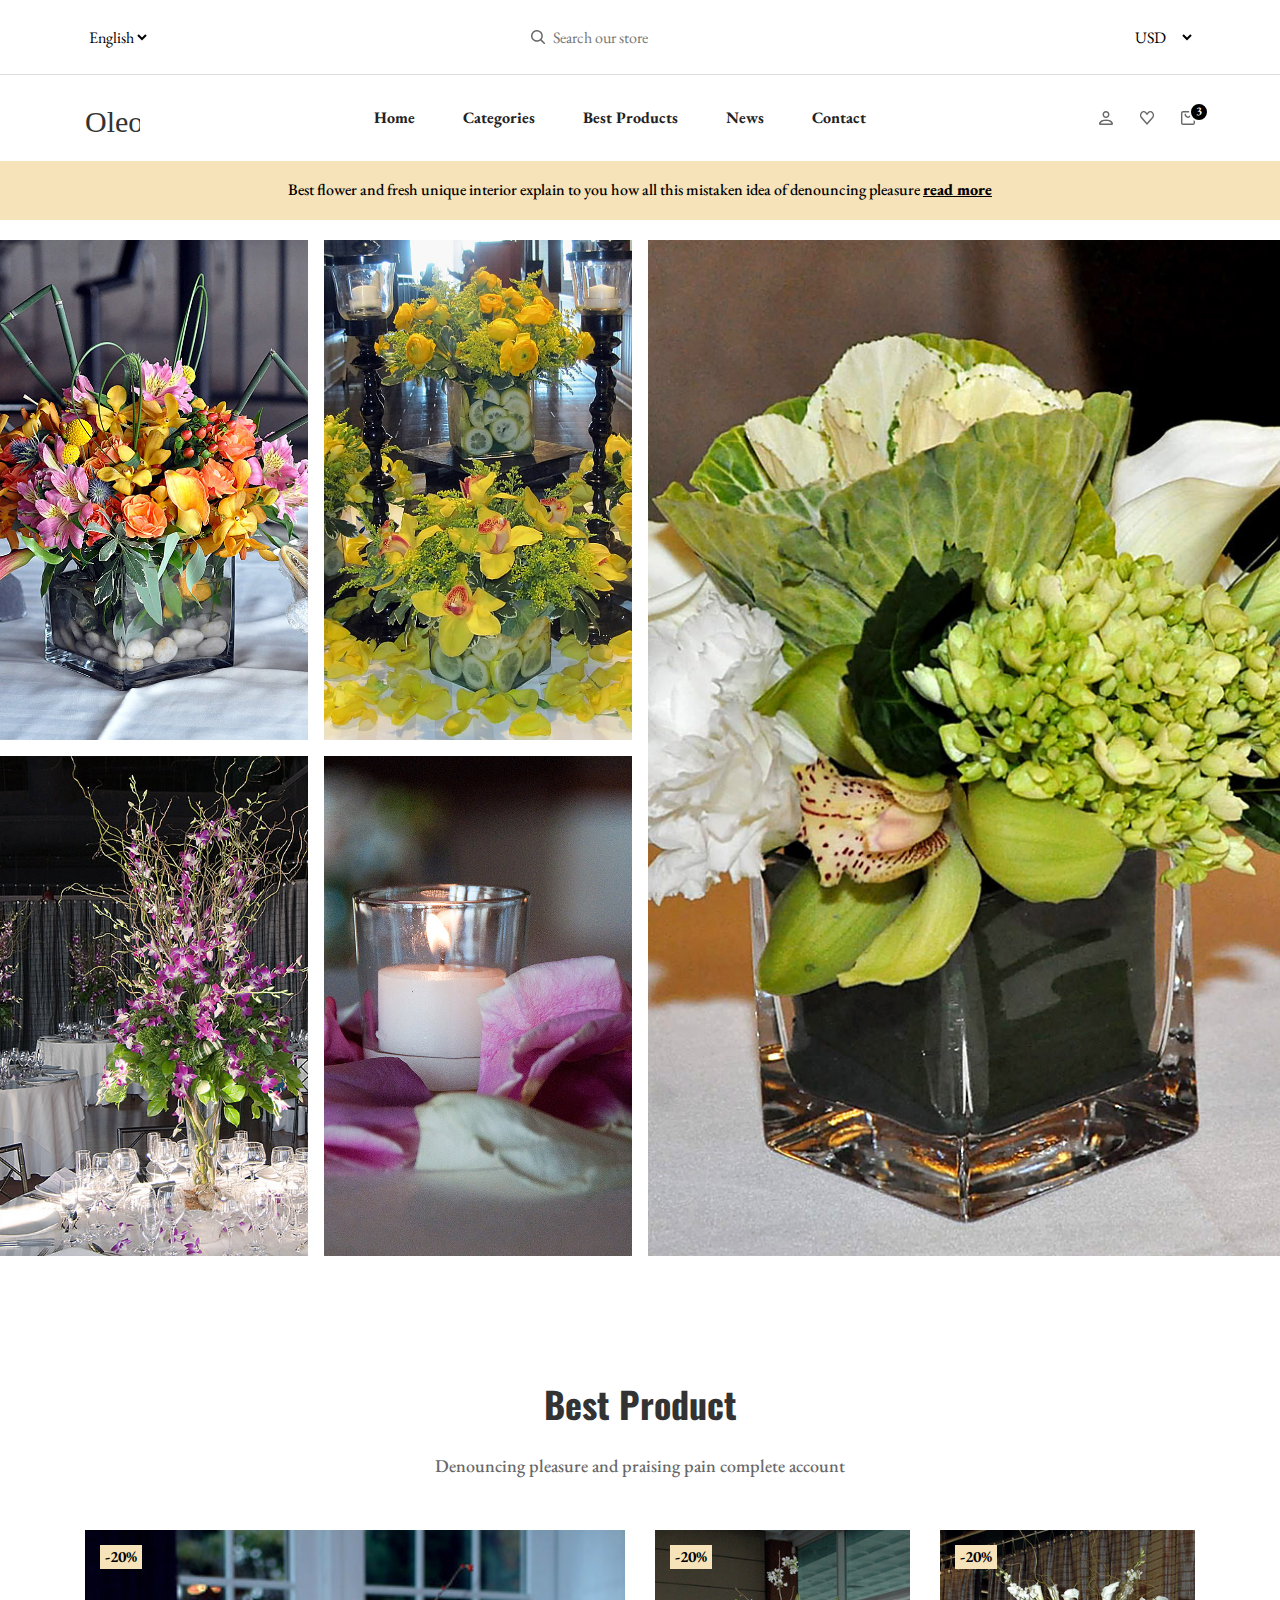
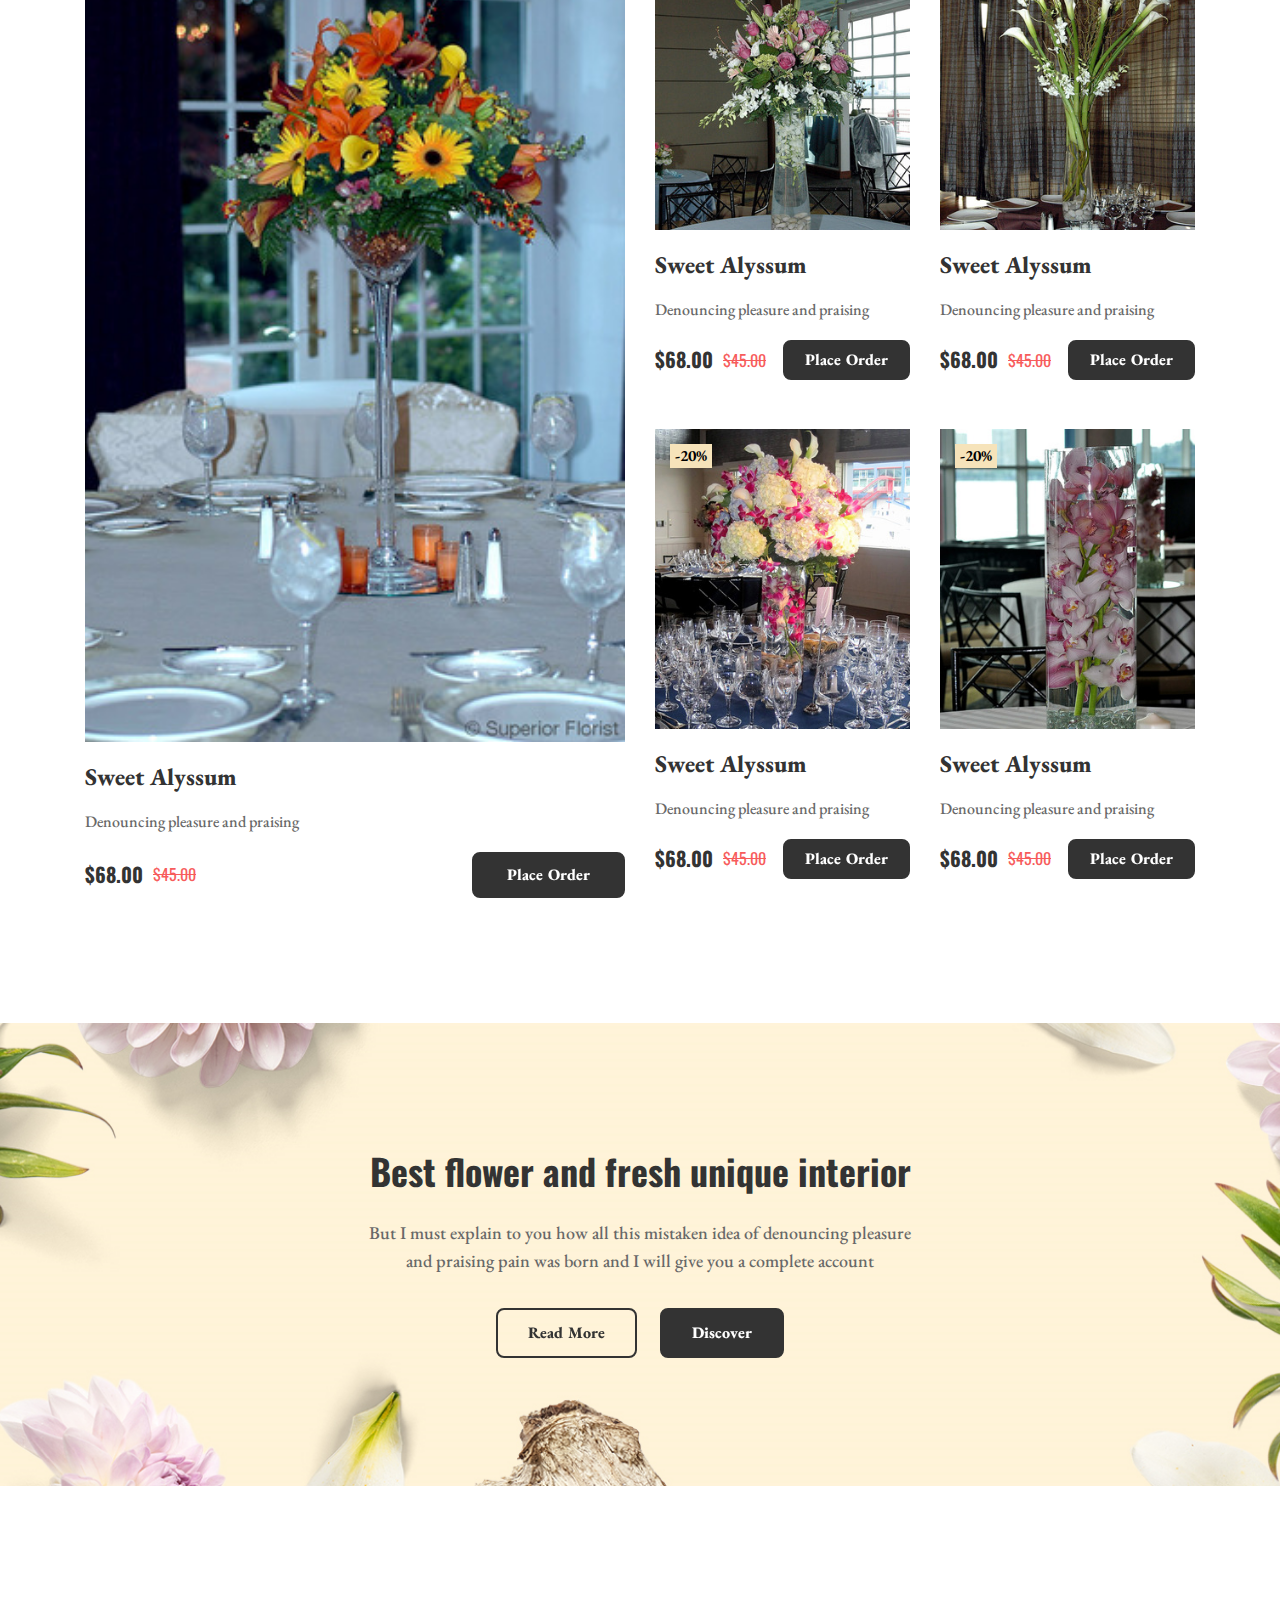
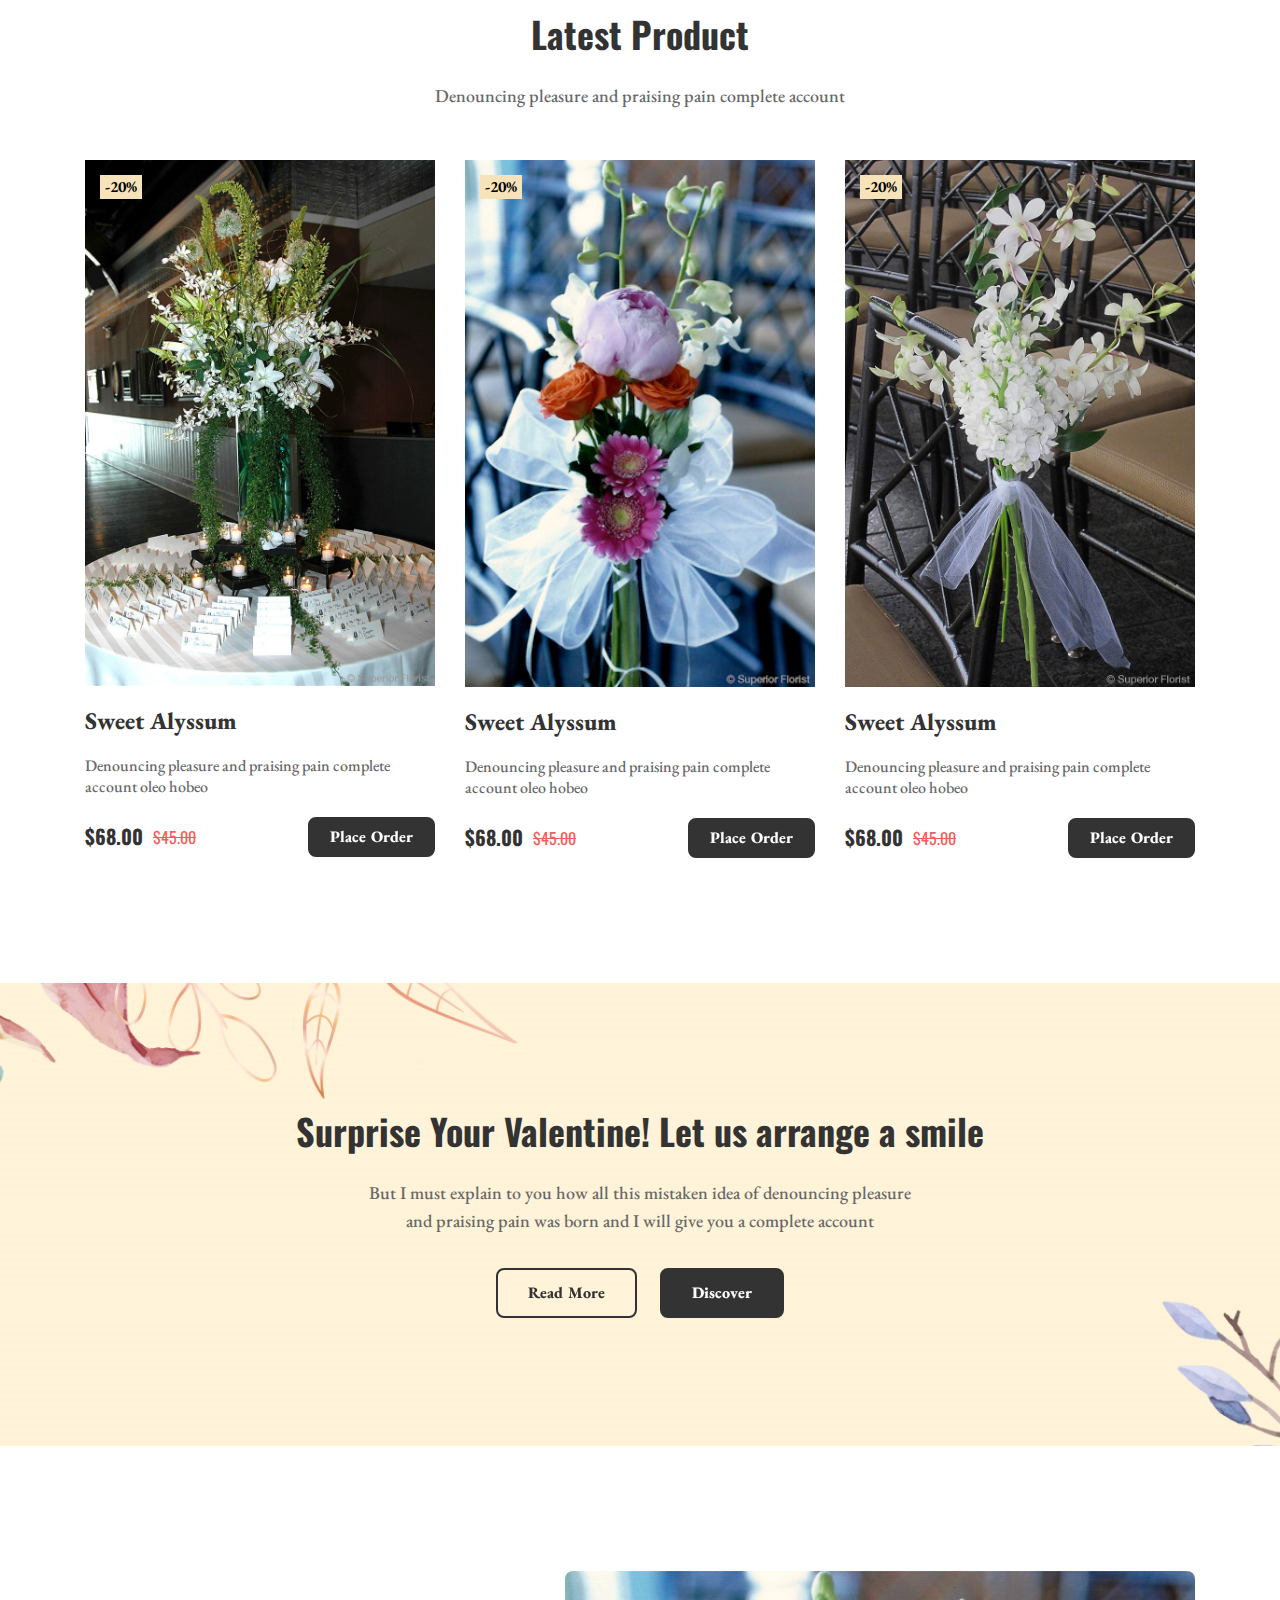
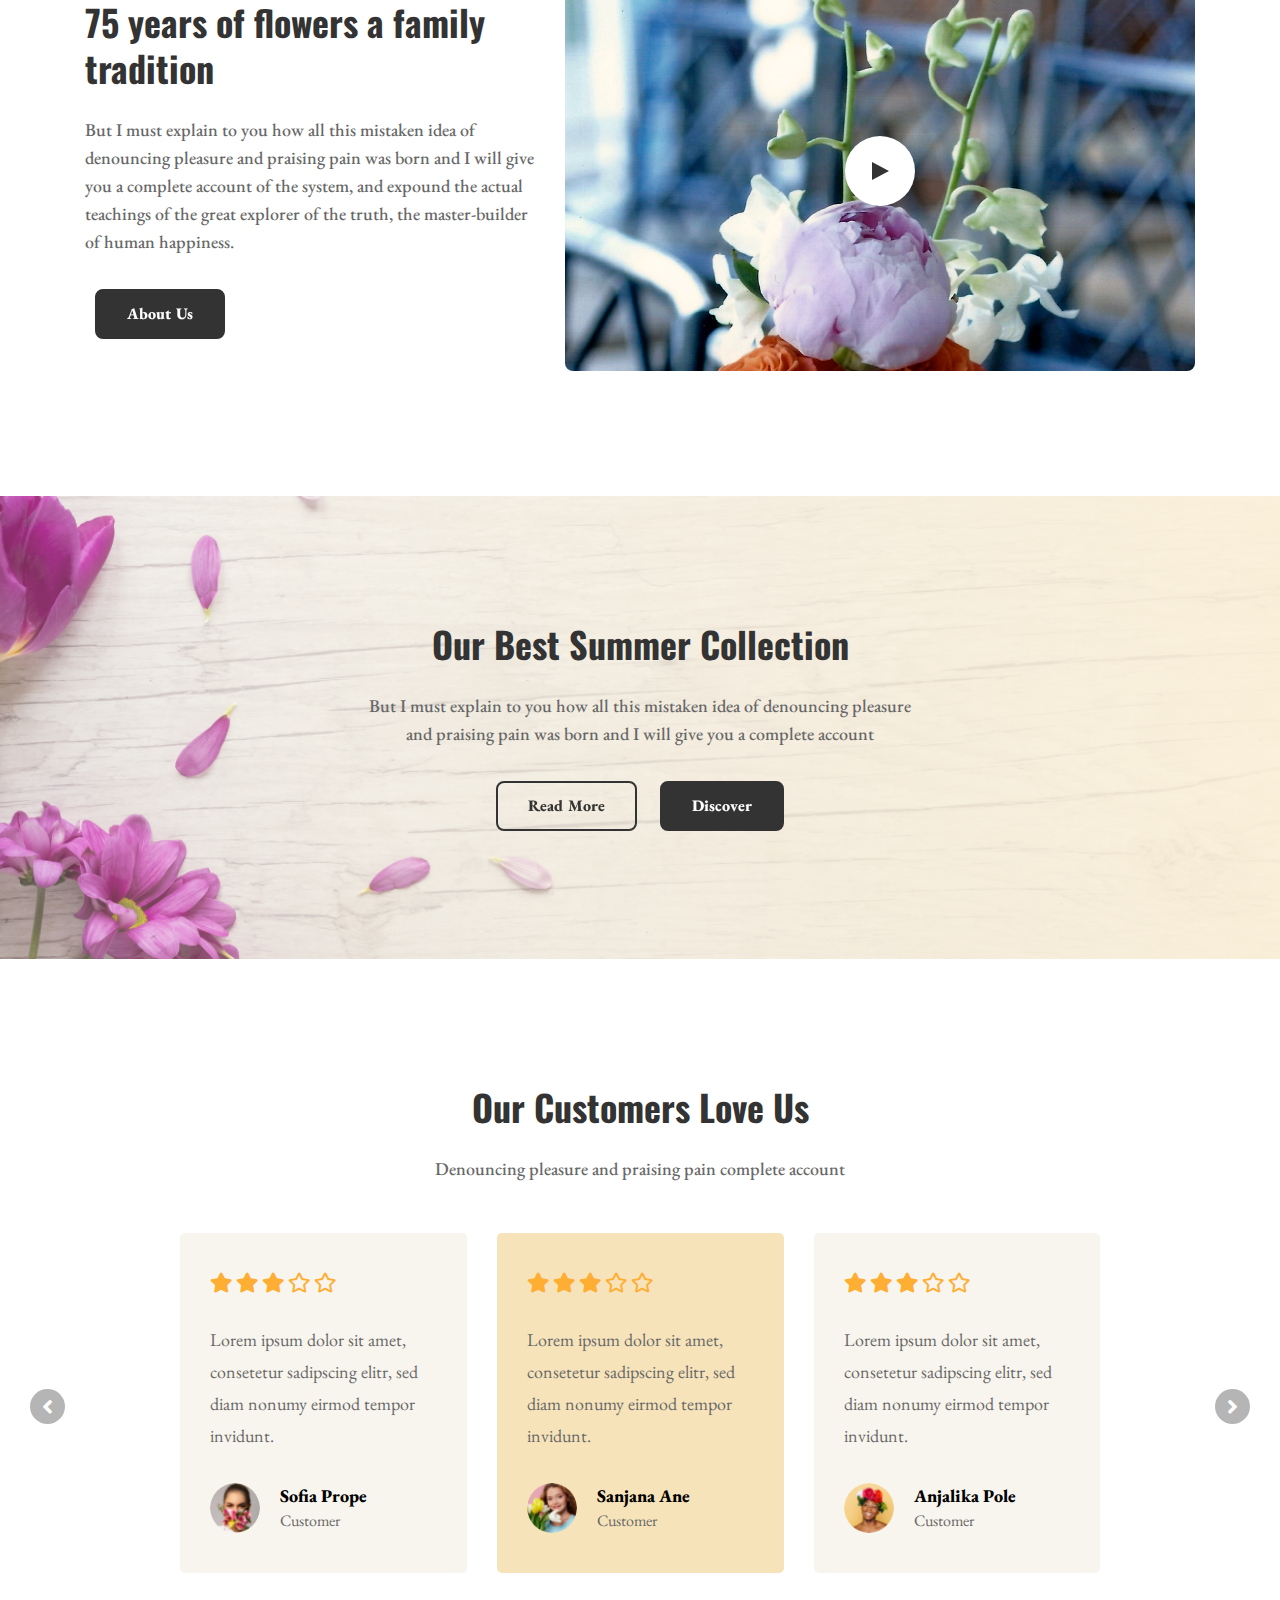
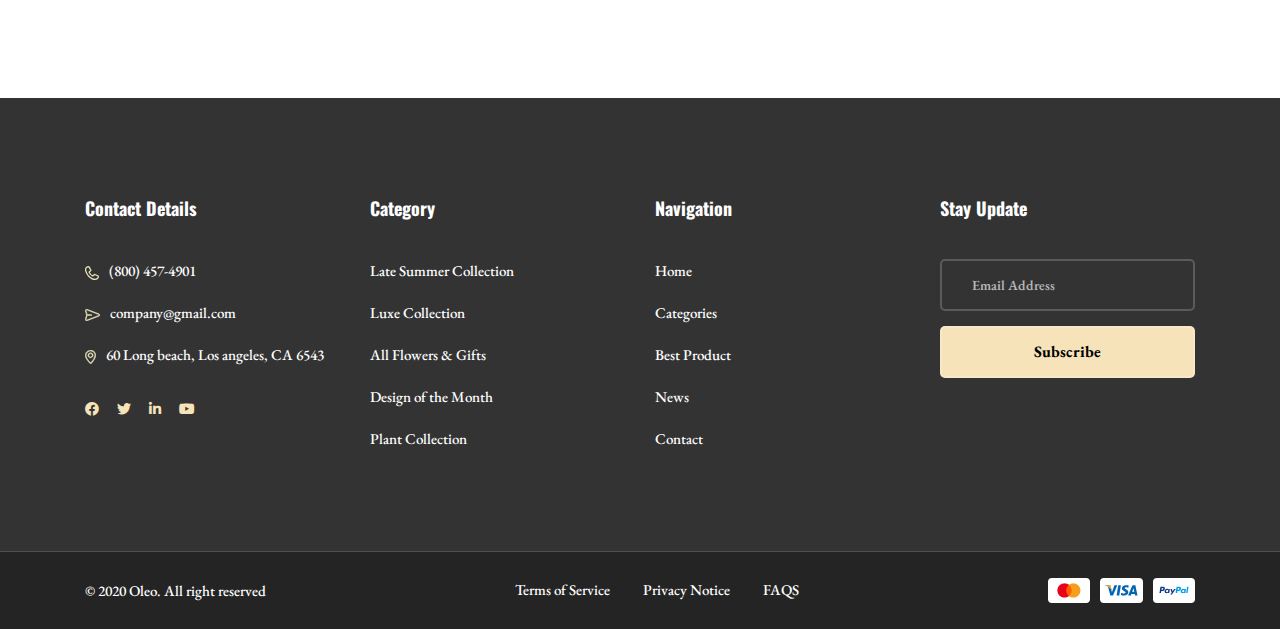
<file: app/index.html>
<!DOCTYPE html>
<!--[if lt IE 7]>      <html class="no-js lt-ie9 lt-ie8 lt-ie7"> <![endif]-->
<!--[if IE 7]>         <html class="no-js lt-ie9 lt-ie8" lang="en-US"> <![endif]-->
<!--[if IE 8]>         <html class="no-js lt-ie9" lang="en-US"> <![endif]-->
<!--[if gt IE 8]><!-->
<!--<![endif]-->
<!--[if gte IE 9] <style type="text/css"> .gradient {filter: none;}</style><![endif]-->
<!--[if !IE]><html lang="en"><![endif]-->
<html lang="en-US" class="no-js">

<head>
    <meta charset="UTF-8" />
    <meta http-equiv="X-UA-Compatible" content="IE=edge" />
    <!-- Required meta tags for responsive -->
    <meta name="viewport" content="width=device-width, initial-scale=1, shrink-to-fit=no" />
    <!-- The above 3 meta tags *must* come first in the head; any other head content must come *after* these tags -->
    <!-- Favicon and touch icons -->
    <link rel="icon" type="image/png" sizes="16x16" href="assets/img/favicon/favicon-16x16.png" />
    <meta name="misapplication-TileColor" content="#ffffff" />
    <meta name="theme-color" content="#ffffff" />
    <!-- Twitter Card data -->
    <meta name="twitter:card" content="" />
    <meta name="twitter:site" content="@twitter_username" />
    <meta name="twitter:title" content="" />
    <meta name="twitter:description" content="" />
    <meta name="twitter:image" content="" />
    <!-- Open Graph data -->
    <meta property="og:title" content="" />
    <meta property="og:type" content="article" />
    <meta property="og:url" content="" />
    <meta property="og:image" content="" />
    <meta property="og:description" content="" />
    <meta property="og:site_name" content="R" />
    <meta property="fb:admins" content="Facebook numeric ID" />
    <!-- gmail verification -->
    <meta name="google-site-verification" content="" />
    <!-- Website title -->
    <title>Home</title>
    <link rel="stylesheet" href="assets/css/all.css" />
    <link rel="stylesheet" href="assets/css/normalize.min.css" />
    <link rel="stylesheet" href="assets/css/owl.carousel.min.css" />
    <link rel="stylesheet" href="assets/css/lightcase.css" />
    <link rel="stylesheet" href="assets/css/modal-video.min.css" />
    <!-- Main CSS -->
    <link rel="stylesheet" type="text/css" href="assets/css/style.css" />
    <!-- jQuery (necessary for jQuery plugins) -->
    <script src="assets/js/jquery-3.2.1.min.js"></script>
</head>

<body>
    <!-- Main Coding Start Here -->





    <!-- cart wrapper -->
    <div class="jkaddcard-wrp">
        <div class="jkcard-wrapper">
            <div class="cart-table">
                <div class="jkcard-title-info">
                    <div class="title-info">
                        <h2>Cart</h2>
                        <p>2 Item(s) Selected in Your Cart</p>
                    </div>
                    <div class="cartToggle-close">
                        <i class="fas fa-times"></i>
                    </div>
                </div>
                <table class="table">
                    <tbody>
                        <tr>
                            <td><img src="assets/img/photoWidget-1.png" alt="" class="img-fluid"></td>
                            <td>
                                <div class="cart-item-desc ml-2">
                                    <h5>Best flower...</h5>
                                    <p>$2.6 * 2</p>
                                </div>
                            </td>
                            <td style="text-align: right;">
                                <button class="btn-close">
                                    <i class="fas fa-times"></i>
                                </button>
                            </td>
                        </tr>
                        <tr>
                            <td><img src="assets/img/bestProduct-2.png" alt="" class="img-fluid"></td>
                            <td>
                                <div class="cart-item-desc ml-2">
                                    <h5>Best flower...</h5>
                                    <p>$2.6 * 2</p>
                                </div>
                            </td>
                            <td style="text-align: right;">
                                <button class="btn-close">
                                    <i class="fas fa-times"></i>
                                </button>
                            </td>
                        </tr>
                        <tr>
                            <td><img src="assets/img/gallery1-3.png" alt="" class="img-fluid"></td>
                            <td >
                                <div class="cart-item-desc ml-2">
                                    <h5>Best flower...</h5>
                                    <p>$2.6 * 2</p>
                                </div>
                            </td>
                            <td style="text-align: right;">
                                <button class="btn-close">
                                    <i class="fas fa-times"></i>
                                </button>
                            </td>
                        </tr>
                    </tbody>
                </table>
                <div class="jkaddcart-footer">
                    <div class="jktotal-wrapper">
                        <h4>Subtotal:</h4>
                        <p>$38..8</p>
                    </div>
                    <div class="jkcart-checkout">
                        <a href="#" class="btn-checkout">View Cart</a>
                        <a href="#" class="btn-checkout">Checkout</a>
                    </div>
                </div>
            </div>
        </div>
        <div class="jkcard-wrapper-overlay"></div>
    </div>
    <!-- end cart wrapper -->



    <!-- Markup for header top -->
    <header class="headerTop">
        <div class="container">
            <div class="headerTopGrid-items">
                <div class="headerTopLeft changeThemeLanguage">
                    <select id="language" class="selectTag custom-form-control" name="language">
                        <option value="ENGLISH">English</option>
                        <option value="BANGLE">Bangle</option>
                        <option value="HINDI">Arabic</option>
                    </select>
                </div>
                <div class="headerTopMiddle globalSearch">
                    <input type="search" class="globalSearchInput custom-form-control" placeholder="Search our store">
                </div>
                <div class="headerTopRight changeThemeCurrency">
                    <select id="currency" class="selectTag custom-form-control" name="currency">
                        <option value="BD">USD</option>
                        <option value="EURO">EURO</option>
                        <option value="BD">BD</option>
                    </select>
                </div>
            </div>
        </div>
    </header>
    <!--/ Markup for header top -->



    <!-- Markup for navigation -->
    <nav class="navigation">
        <div class="container">
            <div class="navigationPanel">
                <div class="logo">
                    <a href="index.html">
                        <img src="assets/img/Oleo.svg" alt="" class="img-fluid" />
                    </a>
                </div>
                <button id="btnMenuToggle">
                    <i class="fas fa-ellipsis-h"></i>
                </button>
                <div class="main-nav">
                    <ul id="main-menu">
                        <li><a href="#">Home</a></li>
                        <li><a href="#">Categories</a> </li>
                        <li><a href="#">Best Products</a></li>
                        <li><a href="#">News</a></li>
                        <li><a href="#">Contact</a></li>
                    </ul>
                </div>
                <div class="userShortPanelFor-eCommerce">
                    <ul>
                        <li><a href="#"><img src="assets/img/user.svg" alt="" class="img-fluid"></a></li>
                        <li><a href="#"><img src="assets/img/heart.svg" alt="" class="img-fluid"></a></li>
                        <li class="cartToggle">
                            <a href="#">
                                <img src="assets/img/shopping-bag.svg" alt="" class="img-fluid">
                                <span class="badge">3</span>
                            </a>
                        </li>
                    </ul>
                </div>
            </div>
        </div>
    </nav>
    <!--/ Markup for navigation -->



    <!-- Markup for minimalNotify -->
    <div class="minimalNotify">
        <p>
            Best flower and fresh unique interior explain to you how all this mistaken idea of denouncing pleasure
            <a href="">read more</a>
        </p>
    </div>
    <!-- Markup for minimalNotify -->



    <!-- flowerGallery-1 -->
    <div class="flowerGallery flowerGallery-1">
        <div class="container-fluid">
            <div class="flowerGallery-1-gridItems">
                <div class="gridItem">
                    <a href="assets/img/uploads/home1.jpg" data-rel="lightcase">
                        <img src="assets/img/uploads/home1.jpg" alt="" class="img-fluid" />
                    </a>
                </div>
                <div class="gridItem">
                    <a href="assets/img/uploads/home7.jpg" data-rel="lightcase">
                        <img src="assets/img/uploads/home7.jpg" alt="" class="img-fluid" />
                    </a>
                </div>
                <div class="gridItem">
                    <a href="assets/img/uploads/home2.jpg" data-rel="lightcase">
                        <img src="assets/img/uploads/home2.jpg" alt="" class="img-fluid" />
                    </a>
                </div>
                <div class="gridItem">
                    <a href="assets/img/uploads/home4.jpg" data-rel="lightcase">
                        <img src="assets/img/uploads/home4.jpg" alt="" class="img-fluid" />
                    </a>
                </div>
                <div class="gridItem">
                    <a href="assets/img/uploads/home5.jpg" data-rel="lightcase">
                        <img src="assets/img/uploads/home5.jpg" alt="" class="img-fluid" />
                    </a>
                </div>
            </div>
        </div>
    </div>
    <!-- flowerGallery-1 -->




    <!-- bestProduct -->
    <section class="bestProduct sectionPadding">
        <div class="container">
            <div class="sectionTitle">
                <h3 class="title">Best Product</h3>
                <p class="subTitle">Denouncing pleasure and praising pain complete account</p>
            </div>
            <div class="bestProductGridItems">
                <div class="gridItem">
                    <div class="flowerCard">
                        <img src="assets/img/uploads/Superior-Florist-Centerpieces-0001.jpg" alt="" class="img-fluid" />
                        <a href="" class="flowerCard-title">Sweet Alyssum</a>
                        <p class="flowerCard-subTitle">Denouncing pleasure and praising
                        </p>
                        <div class="flowerCard-placeOrder">
                            <p class="flowerCard-price">
                                <span class="currentPrice">$68.00</span>
                                <del class="discountedPrice">$45.00</del>
                            </p>
                            <a href="productDetails.html" class="btn btn-fill buttonEffect reverse">Place Order</a>
                        </div>
                        <span class="discountByPercent">-20%</span>
                    </div>
                </div>
                <div class="gridItem">
                    <div class="flowerCard">
                        <img src="assets/img/uploads/Superior-Florist-Centerpieces-0004.jpg" alt="" class="img-fluid" />
                        <a href="" class="flowerCard-title">Sweet Alyssum</a>
                        <p class="flowerCard-subTitle">Denouncing pleasure and praising
                        </p>
                        <div class="flowerCard-placeOrder">
                            <p class="flowerCard-price">
                                <span class="currentPrice">$68.00</span>
                                <del class="discountedPrice">$45.00</del>
                            </p>
                            <a href="productDetails.html" class="btn btn-fill buttonEffect reverse">Place Order</a>
                        </div>
                        <span class="discountByPercent">-20%</span>
                    </div>
                </div>
                <div class="gridItem">
                    <div class="flowerCard">
                        <img src="assets/img/uploads/Superior-Florist-Centerpieces-0008.jpg" alt="" class="img-fluid" />
                        <a href="" class="flowerCard-title">Sweet Alyssum</a>
                        <p class="flowerCard-subTitle">Denouncing pleasure and praising
                        </p>
                        <div class="flowerCard-placeOrder">
                            <p class="flowerCard-price">
                                <span class="currentPrice">$68.00</span>
                                <del class="discountedPrice">$45.00</del>
                            </p>
                            <a href="productDetails.html" class="btn btn-fill buttonEffect reverse">Place Order</a>
                        </div>
                        <span class="discountByPercent">-20%</span>
                    </div>
                </div>
                <div class="gridItem">
                    <div class="flowerCard">
                        <img src="assets/img/uploads/Superior-Florist-Centerpieces-0009.jpg" alt="" class="img-fluid" />
                        <a href="" class="flowerCard-title">Sweet Alyssum</a>
                        <p class="flowerCard-subTitle">Denouncing pleasure and praising
                        </p>
                        <div class="flowerCard-placeOrder">
                            <p class="flowerCard-price">
                                <span class="currentPrice">$68.00</span>
                                <del class="discountedPrice">$45.00</del>
                            </p>
                            <a href="productDetails.html" class="btn btn-fill buttonEffect reverse">Place Order</a>
                        </div>
                        <span class="discountByPercent">-20%</span>
                    </div>
                </div>
                <div class="gridItem">
                    <div class="flowerCard">
                        <img src="assets/img/uploads/Superior-Florist-Centerpieces-0022.jpg" alt="" class="img-fluid" />
                        <a href="" class="flowerCard-title">Sweet Alyssum</a>
                        <p class="flowerCard-subTitle">Denouncing pleasure and praising
                        </p>
                        <div class="flowerCard-placeOrder">
                            <p class="flowerCard-price">
                                <span class="currentPrice">$68.00</span>
                                <del class="discountedPrice">$45.00</del>
                            </p>
                            <a href="productDetails.html" class="btn btn-fill buttonEffect reverse">Place Order</a>
                        </div>
                        <span class="discountByPercent">-20%</span>
                    </div>
                </div>
            </div>
        </div>
    </section>
    <!-- bestProduct -->




    <!-- specialBlock -->
    <section class="specialBlock interior sectionPadding" style="background-image: url(assets/img/interior-bg.png);">
        <div class="container">
            <div class="sectionTitle">
                <h3 class="title">Best flower and fresh unique interior</h3>
                <p class="subTitle">But I must explain to you how all this mistaken idea of denouncing pleasure <br />
                    and praising pain was born and I will give you a complete account</p>
                <div class="discoverMore" style="margin-top: 30px;">
                    <a href="events.html" class="btn btn-outline buttonEffect reverse">Read More</a>
                    <a href="" class="btn btn-fill buttonEffect reverse">Discover</a>
                </div>
            </div>
        </div>
    </section>
    <!-- specialBlock -->




    <!-- latestProduct -->
    <section class="latestProduct sectionPadding">
        <div class="container">
            <div class="sectionTitle">
                <h3 class="title">Latest Product</h3>
                <p class="subTitle">Denouncing pleasure and praising pain complete account</p>
            </div>
            <div class="latestProductGrid-items">
                <div class="gridItem">
                    <div class="flowerCard">
                        <img src="assets/img/uploads/Superior-Florist-Escort-0001.jpg" alt="" class="img-fluid" />
                        <a href="" class="flowerCard-title">Sweet Alyssum</a>
                        <p class="flowerCard-subTitle">Denouncing pleasure and praising pain complete account oleo hobeo
                        </p>
                        <div class="flowerCard-placeOrder">
                            <p class="flowerCard-price">
                                <span class="currentPrice">$68.00</span>
                                <del class="discountedPrice">$45.00</del>
                            </p>
                            <a href="productDetails.html" class="btn btn-fill buttonEffect reverse">Place Order</a>
                        </div>
                        <span class="discountByPercent">-20%</span>
                    </div>
                </div>
                <div class="gridItem">
                    <div class="flowerCard">
                        <img src="assets/img/uploads/Superior-Florist-Decor-0002.jpg" alt="" class="img-fluid" />
                        <a href="" class="flowerCard-title">Sweet Alyssum</a>
                        <p class="flowerCard-subTitle">Denouncing pleasure and praising pain complete account oleo hobeo
                        </p>
                        <div class="flowerCard-placeOrder">
                            <p class="flowerCard-price">
                                <span class="currentPrice">$68.00</span>
                                <del class="discountedPrice">$45.00</del>
                            </p>
                            <a href="productDetails.html" class="btn btn-fill buttonEffect reverse">Place Order</a>
                        </div>
                        <span class="discountByPercent">-20%</span>
                    </div>
                </div>
                <div class="gridItem">
                    <div class="flowerCard">
                        <img src="assets/img/uploads/Superior-Florist-Decor-0005.jpg" alt="" class="img-fluid" />
                        <a href="" class="flowerCard-title">Sweet Alyssum</a>
                        <p class="flowerCard-subTitle">Denouncing pleasure and praising pain complete account oleo hobeo
                        </p>
                        <div class="flowerCard-placeOrder">
                            <p class="flowerCard-price">
                                <span class="currentPrice">$68.00</span>
                                <del class="discountedPrice">$45.00</del>
                            </p>
                            <a href="productDetails.html" class="btn btn-fill buttonEffect reverse">Place Order</a>
                        </div>
                        <span class="discountByPercent">-20%</span>
                    </div>
                </div>
            </div>
        </div>
    </section>
    <!--/ latestProduct -->




    <!-- specialBlock -->
    <section class="specialBlock arrangeSmile sectionPadding"
        style="background-image: url(assets/img/arrangeSmile-bg.png);">
        <div class="container">
            <div class="sectionTitle">
                <h3 class="title">Surprise Your Valentine! Let us arrange a smile</h3>
                <p class="subTitle">But I must explain to you how all this mistaken idea of denouncing pleasure <br />
                    and praising pain was born and I will give you a complete account</p>
                <div class="discoverMore" style="margin-top: 30px;">
                    <a href="events.html" class="btn btn-outline buttonEffect reverse">Read More</a>
                    <a href="" class="btn btn-fill buttonEffect reverse">Discover</a>
                </div>
            </div>
        </div>
    </section>
    <!-- specialBlock -->




    <!-- flowerFamilyTradition -->
    <section class="flowerFamilyTradition sectionPadding">
        <div class="container">
            <div class="flowerFamilyTraditionGrid-items">
                <div class="girdItem">
                    <div class="traditionContent">
                        <div class="sectionTitle">
                            <h3 class="title">75 years of flowers a family tradition</h3>
                            <p class="subTitle">But I must explain to you how all this mistaken idea of denouncing
                                pleasure and praising pain was born and I will give you a complete account of the
                                system, and expound the actual teachings of the great explorer of the truth, the
                                master-builder of human happiness.</p>
                            <div class="discoverMore" style="margin-top: 30px;">
                                <a href="" class="btn btn-fill buttonEffect reverse">About Us</a>
                            </div>
                        </div>
                    </div>
                </div>
                <div class="girdItem">
                    <div class="traditionVideoPopUp">
                        <img src="assets/img/uploads/home6.jpg" alt="" class="img-fluid videoCoverImg" />
                        <!-- you can use as well as youTube video by video ID , and data-channel="youtube" -->
                        <button class="btn-play js-modal-btn" data-video-id="337869449" data-channel="vimeo" >
                            <img src="assets/img/play.svg" alt="" class="img-fluid" />
                        </button>
                    </div>
                </div>
            </div>
        </div>
    </section>
    <!-- flowerFamilyTradition -->



    <!-- specialBlock -->
    <section class="specialBlock summerCollection sectionPadding"
        style="background-image: url(assets/img/summerCollection-bg.png);">
        <div class="container">
            <div class="sectionTitle">
                <h3 class="title">Our Best Summer Collection</h3>
                <p class="subTitle">But I must explain to you how all this mistaken idea of denouncing pleasure <br />
                    and praising pain was born and I will give you a complete account</p>
                <div class="discoverMore" style="margin-top: 30px;">
                    <a href="events.html" class="btn btn-outline buttonEffect reverse">Read More</a>
                    <a href="" class="btn btn-fill buttonEffect reverse">Discover</a>
                </div>
            </div>
        </div>
    </section>
    <!-- specialBlock -->







    <!-- feedback section -->
    <section class="feedback sectionPadding">
        <div class="container">
            <div class="sectionTitle">
                <h3 class="title">Our Customers Love Us</h3>
                <p class="subTitle">Denouncing pleasure and praising pain complete account</p>
            </div>
            <div class="feedback-sliders owl-carousel">
                <div class="feedback-content">
                    <div class="testimonial-info">
                        <div class="reviewShowStar">
                            <i class="fas fa-star rated"></i>
                            <i class="fas fa-star rated"></i>
                            <i class="fas fa-star rated"></i>
                            <i class="far fa-star"></i>
                            <i class="far fa-star"></i>
                        </div>
                        <p>
                            Lorem ipsum dolor sit amet, consetetur sadipscing elitr, sed diam nonumy eirmod tempor
                            invidunt.
                        </p>
                        <div class="feedbackBy">
                            <img src="assets/img/SanjanaAne.png" alt="" class="img-fluid" />
                            <div class="feedbackByInfo">
                                <h4>Sanjana Ane </h4>
                                <h5>Customer</h5>
                            </div>
                        </div>
                    </div>
                </div>
                <div class="feedback-content">
                    <div class="testimonial-info">
                        <div class="reviewShowStar">
                            <i class="fas fa-star rated"></i>
                            <i class="fas fa-star rated"></i>
                            <i class="fas fa-star rated"></i>
                            <i class="far fa-star"></i>
                            <i class="far fa-star"></i>
                        </div>
                        <p>
                            Lorem ipsum dolor sit amet, consetetur sadipscing elitr, sed diam nonumy eirmod tempor
                            invidunt.
                        </p>
                        <div class="feedbackBy">
                            <img src="assets/img/Anjalika.png" alt="" class="img-fluid" />
                            <div class="feedbackByInfo">
                                <h4>Anjalika Pole</h4>
                                <h5>Customer</h5>
                            </div>
                        </div>
                    </div>
                </div>
                <div class="feedback-content">
                    <div class="testimonial-info">
                        <div class="reviewShowStar">
                            <i class="fas fa-star rated"></i>
                            <i class="fas fa-star rated"></i>
                            <i class="fas fa-star rated"></i>
                            <i class="far fa-star"></i>
                            <i class="far fa-star"></i>
                        </div>
                        <p>
                            Lorem ipsum dolor sit amet, consetetur sadipscing elitr, sed diam nonumy eirmod tempor
                            invidunt.
                        </p>
                        <div class="feedbackBy">
                            <img src="assets/img/SanjanaAne.png" alt="" class="img-fluid" />
                            <div class="feedbackByInfo">
                                <h4>Sanjana Ane </h4>
                                <h5>Customer</h5>
                            </div>
                        </div>
                    </div>
                </div>
                <div class="feedback-content">
                    <div class="testimonial-info">
                        <div class="reviewShowStar">
                            <i class="fas fa-star rated"></i>
                            <i class="fas fa-star rated"></i>
                            <i class="fas fa-star rated"></i>
                            <i class="far fa-star"></i>
                            <i class="far fa-star"></i>
                        </div>
                        <p>
                            Lorem ipsum dolor sit amet, consetetur sadipscing elitr, sed diam nonumy eirmod tempor
                            invidunt.
                        </p>
                        <div class="feedbackBy">
                            <img src="assets/img/Sofia.png" alt="" class="img-fluid" />
                            <div class="feedbackByInfo">
                                <h4>Sofia Prope </h4>
                                <h5>Customer</h5>
                            </div>
                        </div>
                    </div>
                </div>
            </div>
        </div>
    </section>
    <!-- feedback section -->






    <!-- footer -->
    <footer class="footer">
        <div class="footerTop-unit">
            <div class="container">
                <div class="footer-top">
                    <div class="footer-wrp-info">
                        <h2 class="ftr-title">Contact Details</h2>
                        <div class="footer-content footerContact-content">
                            <ul>
                                <li>
                                    <a href="#">
                                        <img src="assets/img/phoneIcon.svg" alt="" class="img-fluid" />
                                        (800) 457-4901
                                    </a>
                                </li>
                                <li>
                                    <a href="#">
                                        <img src="assets/img/send.svg" alt="" class="img-fluid" />
                                        company@gmail.com
                                    </a>
                                </li>
                                <li>
                                    <a href="#">
                                        <img src="assets/img/location-footer.svg" alt="" class="img-fluid" />
                                        60 Long beach, Los angeles, CA 6543
                                    </a>
                                </li>
                            </ul>
                        </div>
                        <div class="footer-social">
                            <ul>
                                <li><a href="#"><i class="fab fa-facebook"></i></a></li>
                                <li><a href="#"><i class="fab fa-twitter"></i></a></li>
                                <li><a href="#"><i class="fab fa-linkedin-in"></i></a></li>
                                <li><a href="#"><i class="fab fa-youtube"></i></a></li>
                            </ul>
                        </div>
                    </div>
                    <div class="footer-wrp-info">
                        <h2 class="ftr-title">Category</h2>
                        <div class="footer-content footerMenu">
                            <ul>
                                <li>
                                    <a href="#">Late Summer Collection</a>
                                </li>
                                <li>
                                    <a href="#">Luxe Collection</a>
                                </li>
                                <li>
                                    <a href="#">All Flowers & Gifts</a>
                                </li>
                                <li>
                                    <a href="#">Design of the Month</a>
                                </li>
                                <li>
                                    <a href="#">Plant Collection</a>
                                </li>
                            </ul>
                        </div>
                    </div>
                    <div class="footer-wrp-info">
                        <h2 class="ftr-title">Navigation</h2>
                        <div class="footer-content footerMenu">
                            <ul>
                                <li><a href="#">Home</a></li>
                                <li><a href="#">Categories</a></li>
                                <li><a href="#">Best Product</a></li>
                                <li><a href="#">News</a></li>
                                <li><a href="#">Contact</a></li>
                            </ul>
                        </div>
                    </div>
                    <div class="footer-wrp-info">
                        <h2 class="ftr-title">Stay Update</h2>
                        <div class="footer-content">
                            <form  method="POST" class="newsletter-form">
                                <input type="email" class="form-control-newsletter" placeholder="Email Address" />
                                <input type="submit" class="form-control-newsletter btn-newsletter-submit"
                                    value="Subscribe" />
                            </form>
                        </div>
                    </div>
                </div>
            </div>
        </div>
        <div class="copyright-unit">
            <div class="container">
                <div class="copyright-wrp">
                    <div class="copyright-wrp-info">
                        <p>© 2020 Oleo. All right reserved</p>
                    </div>
                    <div class="copyright-wrp-info">
                        <ul>
                            <li>
                                <a href="#">Terms of Service</a>
                            </li>
                            <li>
                                <a href="#">Privacy Notice</a>
                            </li>
                            <li>
                                <a href="#"> FAQS</a>
                            </li>
                        </ul>
                    </div>
                    <div class="copyright-wrp-info">
                        <div class="info-img">
                            <img src="assets/img/checkout-img.png" alt="" class="img-fluid" />
                        </div>
                    </div>
                </div>
            </div>
        </div>
    </footer>
    <!--/ footer -->

    <!-- backToTop -->
    <button id="backToTop">
        <svg width="15" height="16" viewBox="0 0 15 16" fill="none" xmlns="http://www.w3.org/2000/svg">
            <path d="M7.26402 0L14.528 15.5041L7.45488 12.1239L0 15.5041L7.26402 0Z" fill="white" />
        </svg>

    </button>



    <!-- Main Coding End -->
    <!-- Include all compiled plugins (below), or include individual files as needed -->
    <!-- Script JS -->
    <script src="assets/js/owl.carousel.min.js"></script>
    <script src="assets/js/lightcase.js"></script>
    <script src="assets/js/jquery-modal-video.min.js"></script>
    <script src="assets/js/script.js"></script>
</body>

</html>
</file>
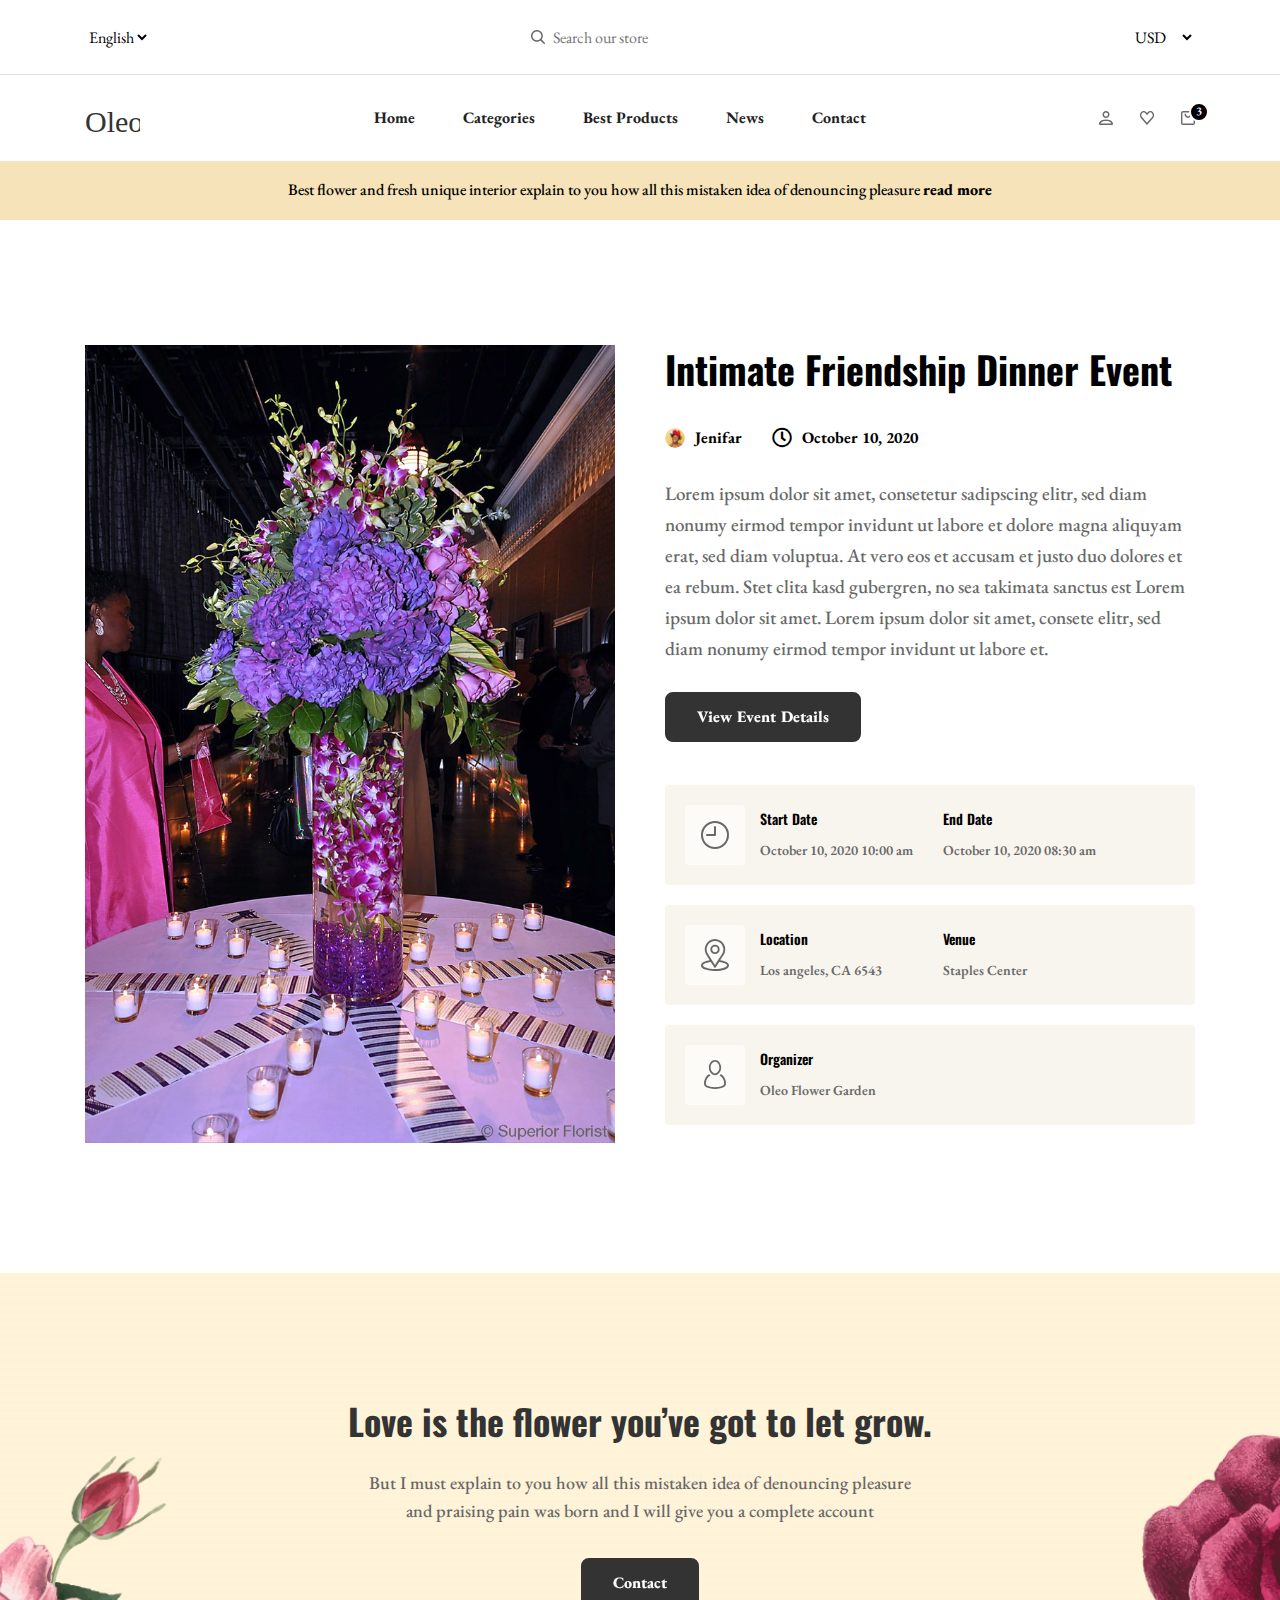
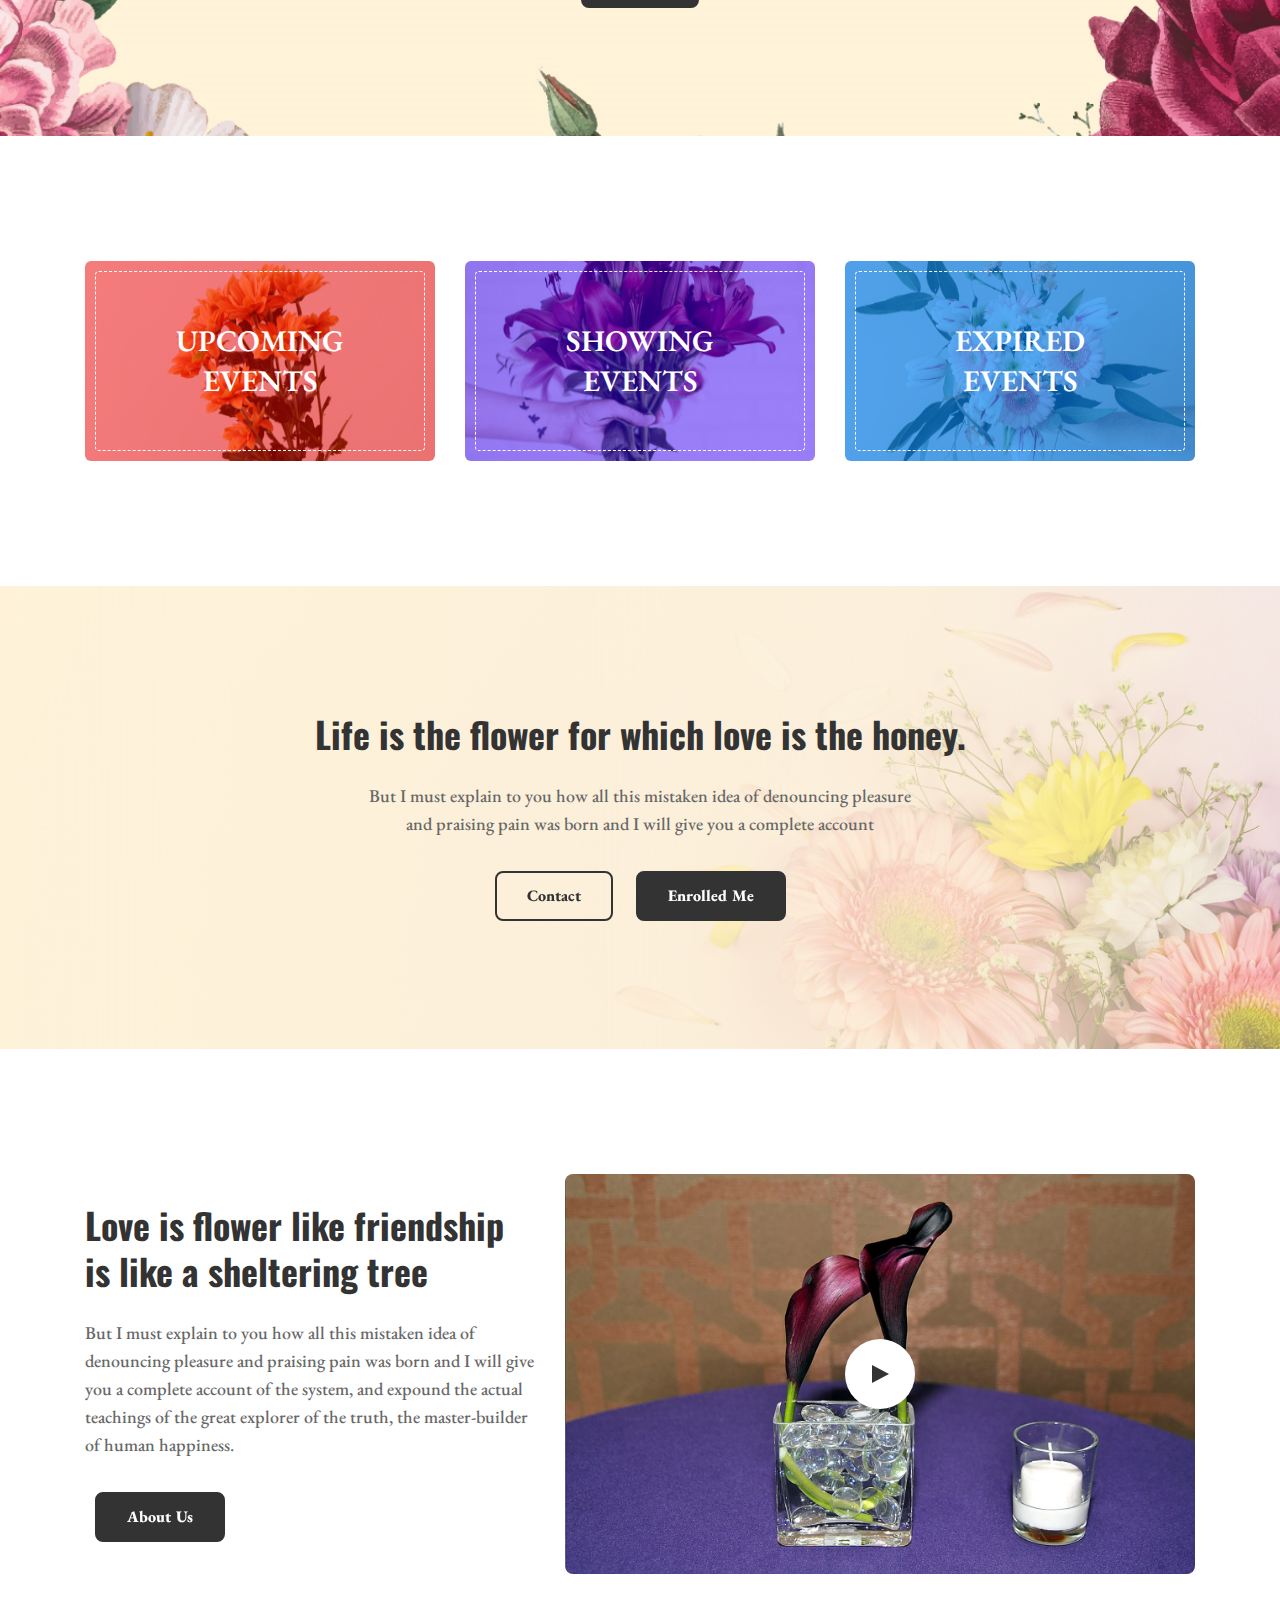
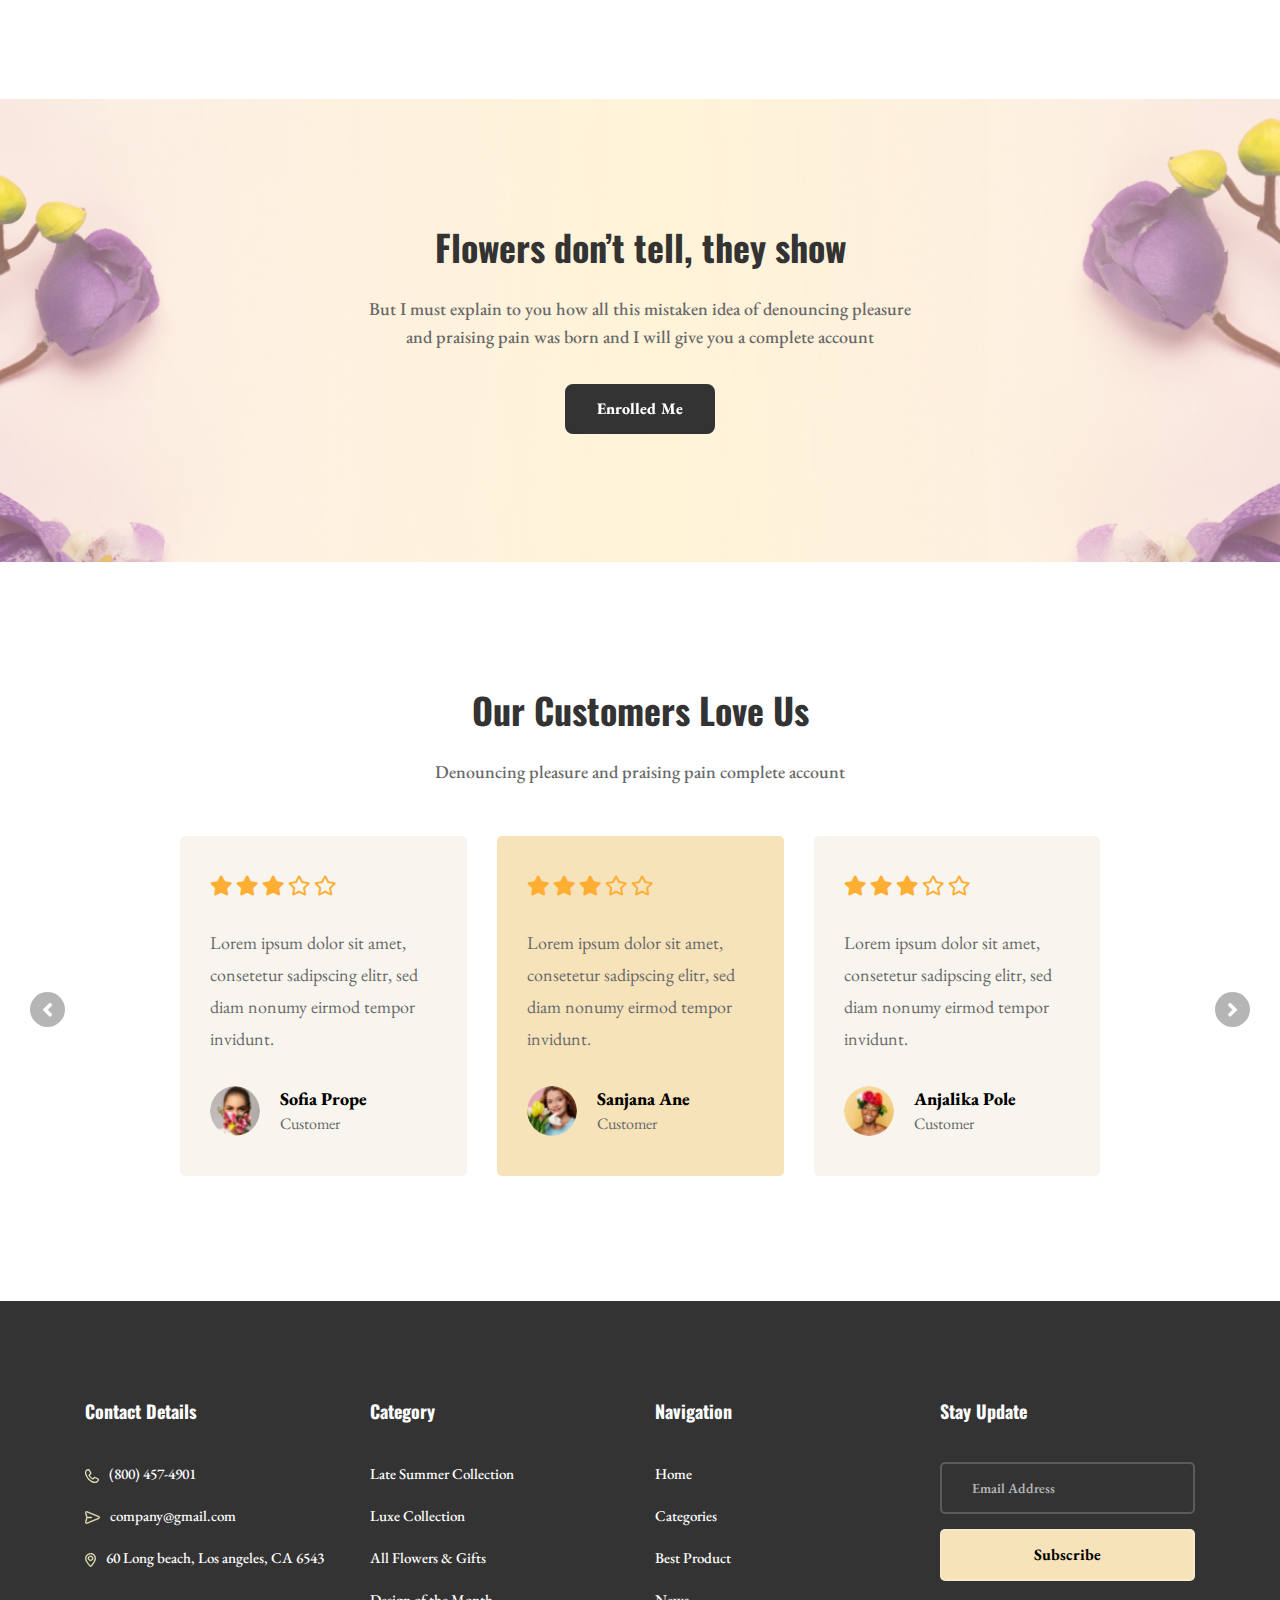
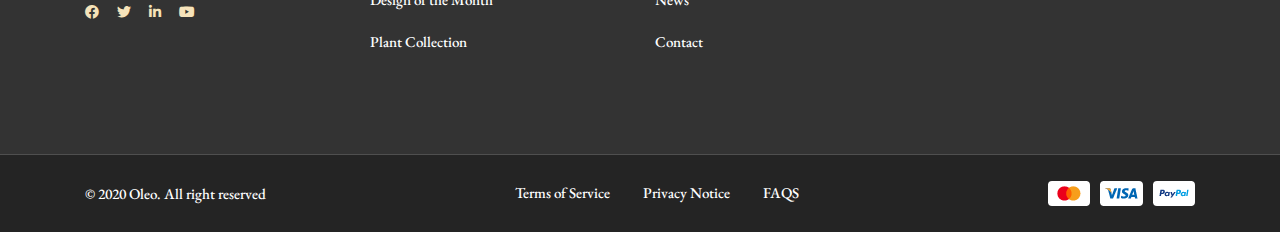
<file: app/events.html>
<!DOCTYPE html>
<!--[if lt IE 7]>      <html class="no-js lt-ie9 lt-ie8 lt-ie7"> <![endif]-->
<!--[if IE 7]>         <html class="no-js lt-ie9 lt-ie8" lang="en-US"> <![endif]-->
<!--[if IE 8]>         <html class="no-js lt-ie9" lang="en-US"> <![endif]-->
<!--[if gt IE 8]><!-->
<!--<![endif]-->
<!--[if gte IE 9] <style type="text/css"> .gradient {filter: none;}</style><![endif]-->
<!--[if !IE]><html lang="en"><![endif]-->
<html lang="en-US" class="no-js">

<head>
    <meta charset="UTF-8" />
    <meta http-equiv="X-UA-Compatible" content="IE=edge" />
    <!-- Required meta tags for responsive -->
    <meta name="viewport" content="width=device-width, initial-scale=1, shrink-to-fit=no" />
    <!-- The above 3 meta tags *must* come first in the head; any other head content must come *after* these tags -->
    <!-- Favicon and touch icons -->
    <link rel="icon" type="image/png" sizes="16x16" href="assets/img/favicon/favicon-16x16.png" />
    <meta name="misapplication-TileColor" content="#ffffff" />
    <meta name="theme-color" content="#ffffff" />
    <!-- Twitter Card data -->
    <meta name="twitter:card" content="" />
    <meta name="twitter:site" content="@twitter_username" />
    <meta name="twitter:title" content="" />
    <meta name="twitter:description" content="" />
    <meta name="twitter:image" content="" />
    <!-- Open Graph data -->
    <meta property="og:title" content="" />
    <meta property="og:type" content="article" />
    <meta property="og:url" content="" />
    <meta property="og:image" content="" />
    <meta property="og:description" content="" />
    <meta property="og:site_name" content="R" />
    <meta property="fb:admins" content="Facebook numeric ID" />
    <!-- gmail verification -->
    <meta name="google-site-verification" content="" />
    <!-- Website title -->
    <title>Events</title>
    <link rel="stylesheet" href="assets/css/all.css" />
    <link rel="stylesheet" href="assets/css/normalize.min.css" />
    <link rel="stylesheet" href="assets/css/owl.carousel.min.css" />
    <link rel="stylesheet" href="assets/css/lightcase.css" />
    <link rel="stylesheet" href="assets/css/modal-video.min.css" />
    <!-- Main CSS -->
    <link rel="stylesheet" type="text/css" href="assets/css/style.css" />
    <!-- jQuery (necessary for jQuery plugins) -->
    <script src="assets/js/jquery-3.2.1.min.js"></script>
</head>

<body>
    <!-- Main Coding Start Here -->





    <!-- cart wrapper -->
    <div class="jkaddcard-wrp">
        <div class="jkcard-wrapper">
            <div class="cart-table">
                <div class="jkcard-title-info">
                    <div class="title-info">
                        <h2>Cart</h2>
                        <p>2 Item(s) Selected in Your Cart</p>
                    </div>
                    <div class="cartToggle-close">
                        <i class="fas fa-times"></i>
                    </div>
                </div>
                <table class="table">
                    <tbody>
                        <tr>
                            <td><img src="assets/img/photoWidget-1.png" alt="" class="img-fluid"></td>
                            <td>
                                <div class="cart-item-desc ml-2">
                                    <h5>Best flower...</h5>
                                    <p>$2.6 * 2</p>
                                </div>
                            </td>
                            <td style="text-align: right;">
                                <button class="btn-close">
                                    <i class="fas fa-times"></i>
                                </button>
                            </td>
                        </tr>
                        <tr>
                            <td><img src="assets/img/bestProduct-2.png" alt="" class="img-fluid"></td>
                            <td>
                                <div class="cart-item-desc ml-2">
                                    <h5>Best flower...</h5>
                                    <p>$2.6 * 2</p>
                                </div>
                            </td>
                            <td style="text-align: right;">
                                <button class="btn-close">
                                    <i class="fas fa-times"></i>
                                </button>
                            </td>
                        </tr>
                        <tr>
                            <td><img src="assets/img/gallery1-3.png" alt="" class="img-fluid"></td>
                            <td>
                                <div class="cart-item-desc ml-2">
                                    <h5>Best flower...</h5>
                                    <p>$2.6 * 2</p>
                                </div>
                            </td>
                            <td style="text-align: right;">
                                <button class="btn-close">
                                    <i class="fas fa-times"></i>
                                </button>
                            </td>
                        </tr>
                    </tbody>
                </table>
                <div class="jkaddcart-footer">
                    <div class="jktotal-wrapper">
                        <h4>Subtotal:</h4>
                        <p>$38..8</p>
                    </div>
                    <div class="jkcart-checkout">
                        <a href="#" class="btn-checkout">View Cart</a>
                        <a href="#" class="btn-checkout">Checkout</a>
                    </div>
                </div>
            </div>
        </div>
        <div class="jkcard-wrapper-overlay"></div>
    </div>
    <!-- end cart wrapper -->





    <!-- Markup for header top -->
    <header class="headerTop">
        <div class="container">
            <div class="headerTopGrid-items">
                <div class="headerTopLeft changeThemeLanguage">
                    <select id="language" class="selectTag custom-form-control" name="language">
                        <option value="ENGLISH">English</option>
                        <option value="BANGLE">Bangle</option>
                        <option value="HINDI">Arabic</option>
                    </select>
                </div>
                <div class="headerTopMiddle globalSearch">
                    <input type="search" class="globalSearchInput custom-form-control" placeholder="Search our store">
                </div>
                <div class="headerTopRight changeThemeCurrency">
                    <select id="currency" class="selectTag custom-form-control" name="currency">
                        <option value="BD">USD</option>
                        <option value="EURO">EURO</option>
                        <option value="BD">BD</option>
                    </select>
                </div>
            </div>
        </div>
    </header>
    <!--/ Markup for header top -->





    <!-- Markup for navigation -->
    <nav class="navigation">
        <div class="container">
            <div class="navigationPanel">
                <div class="logo">
                    <a href="index.html">
                        <img src="assets/img/Oleo.svg" alt="" class="img-fluid" />
                    </a>
                </div>
                <button id="btnMenuToggle">
                    <i class="fas fa-ellipsis-h"></i>
                </button>
                <div class="main-nav">
                    <ul id="main-menu">
                        <li><a href="#">Home</a></li>
                        <li><a href="#">Categories</a> </li>
                        <li><a href="#">Best Products</a></li>
                        <li><a href="#">News</a></li>
                        <li><a href="#">Contact</a></li>
                    </ul>
                </div>
                <div class="userShortPanelFor-eCommerce">
                    <ul>
                        <li><a href="#"><img src="assets/img/user.svg" alt="" class="img-fluid"></a></li>
                        <li><a href="#"><img src="assets/img/heart.svg" alt="" class="img-fluid"></a></li>
                        <li class="cartToggle">
                            <a href="#">
                                <img src="assets/img/shopping-bag.svg" alt="" class="img-fluid">
                                <span class="badge">3</span>
                            </a>
                        </li>
                    </ul>
                </div>
            </div>
        </div>
    </nav>
    <!--/ Markup for navigation -->



    <!-- Markup for minimalNotify -->
    <div class="minimalNotify">
        <p>
            Best flower and fresh unique interior explain to you how all this mistaken idea of denouncing pleasure
            <a>read more</a>
        </p>
    </div>
    <!-- Markup for minimalNotify -->



    <!-- eventDetails -->
    <section class="currentEventInfo sectionPadding">
        <div class="container">
            <div class="singleEventInfoGrid-items">
                <div class="gridItem">
                    <img src="assets/img/uploads/Superior-Florist-Escort-0012.jpg" alt="Img" class="img-fluid currentEventInfoImg" />
                </div>
                <div class="gridItem">
                    <div class="currentEventInfoContent">
                        <h3 class="currentEventTitle">Intimate Friendship Dinner Event</h3>
                        <ul class="eventShortInfo">
                            <li>
                                <img src="assets/img/Anjalika.png" alt="" class="img-fluid" />
                                <p>Jenifar</p>
                            </li>
                            <li>
                                <i class="far fa-clock"></i>
                                <p>October 10, 2020</p>
                            </li>
                        </ul>
                        <p class="currentEventDesc">
                            Lorem ipsum dolor sit amet, consetetur sadipscing elitr, sed diam nonumy eirmod tempor
                            invidunt ut labore et dolore magna aliquyam erat, sed diam voluptua. At vero eos et accusam
                            et justo duo dolores et ea rebum. Stet clita kasd gubergren, no sea takimata sanctus est
                            Lorem ipsum dolor sit amet. Lorem ipsum dolor sit amet, consete elitr, sed diam nonumy
                            eirmod tempor invidunt ut labore et.
                        </p>
                        <div class="discoverMore">
                            <a href="productDetails.html" class="btn btn-fill buttonEffect reverse">View Event Details</a>
                        </div>
                        <ul class="currentEventDateLocation">
                            <li>
                                <div class="eventAddressBox">
                                    <div class="eventIcon">
                                        <img src="assets/img/time.svg" alt="" class="img-fluid" />
                                    </div>
                                    <div class="eventAddress">
                                        <h4>Start Date</h4>
                                        <p>October 10, 2020 10:00 am</p>
                                    </div>
                                </div>
                                <div class="eventAddressBox">
                                    <div class="eventAddress">
                                        <h4>End Date</h4>
                                        <p>October 10, 2020 08:30 am</p>
                                    </div>
                                </div>
                            </li>
                            <li>
                                <div class="eventAddressBox">
                                    <div class="eventIcon">
                                        <img src="assets/img/location.svg" alt="" class="img-fluid" />
                                    </div>
                                    <div class="eventAddress">
                                        <h4>Location</h4>
                                        <p>Los angeles, CA 6543</p>
                                    </div>
                                </div>
                                <div class="eventAddressBox">
                                    <div class="eventAddress">
                                        <h4>Venue</h4>
                                        <p>Staples Center</p>
                                    </div>
                                </div>
                            </li>
                            <li>
                                <div class="eventAddressBox">
                                    <div class="eventIcon">
                                        <img src="assets/img/user-2.svg" alt="" class="img-fluid" />
                                    </div>
                                    <div class="eventAddress">
                                        <h4>Organizer</h4>
                                        <p>Oleo Flower Garden</p>
                                    </div>
                                </div>
                            </li>
                        </ul>
                    </div>
                </div>
            </div>
        </div>
    </section>
    <!-- eventDetails -->



    <!-- specialBlock -->
    <section class="specialBlock letGrow sectionPadding" style="background-image: url(assets/img/letGrow-bg.png);">
        <div class="container">
            <div class="sectionTitle">
                <h3 class="title">Love is the flower you’ve got to let grow.</h3>
                <p class="subTitle">But I must explain to you how all this mistaken idea of denouncing pleasure <br />
                    and
                    praising pain was born and I will give you a complete account</p>
                <div class="discoverMore" style="margin-top: 30px;">
                    <a href="" class="btn btn-fill buttonEffect reverse">Contact</a>
                </div>
            </div>
        </div>
    </section>
    <!-- specialBlock -->




    <!-- eventsInfo -->
    <section class="eventsInfo sectionPadding">
        <div class="container">
            <div class="eventsInfoGrid-items">
                <div class="gridItem">
                    <a href="#" class="eventsInfoItem">
                        <img src="assets/img/upComming-events.png" alt="Img" class="img-fluid" />
                        <div class="eventsInfoItemOverlay">
                            <h3>Upcoming <br /> Events</h3>
                        </div>
                    </a>
                </div>
                <div class="gridItem">
                    <a href="#" class="eventsInfoItem">
                        <img src="assets/img/showing-events.png" alt="Img" class="img-fluid" />
                        <div class="eventsInfoItemOverlay">
                            <h3>Showing <br /> Events</h3>
                        </div>
                    </a>
                </div>
                <div class="gridItem">
                    <a href="#" class="eventsInfoItem">
                        <img src="assets/img/exprired-events.png" alt="Img" class="img-fluid" />
                        <div class="eventsInfoItemOverlay">
                            <h3>Expired <br /> Events</h3>
                        </div>
                    </a>
                </div>
            </div>
        </div>
    </section>
    <!-- eventsInfo -->




    <!-- specialBlock -->
    <section class="specialBlock lifeIsTheFlower sectionPadding"
        style="background-image: url(assets/img/lifeIsTheFlower-bg.png);">
        <div class="container">
            <div class="sectionTitle">
                <h3 class="title">Life is the flower for which love is the honey.</h3>
                <p class="subTitle">But I must explain to you how all this mistaken idea of denouncing pleasure <br />
                    and
                    praising pain was born and I will give you a complete account</p>
                <div class="discoverMore" style="margin-top: 30px;">
                    <a href="" class="btn btn-outline buttonEffect reverse">Contact</a>
                    <a href="" class="btn btn-fill buttonEffect reverse">Enrolled Me</a>
                </div>
            </div>
        </div>
    </section>
    <!-- specialBlock -->




    <!-- flowerFamilyTradition -->
    <section class="flowerFamilyTradition sectionPadding">
        <div class="container">
            <div class="flowerFamilyTraditionGrid-items">
                <div class="girdItem">
                    <div class="traditionContent">
                        <div class="sectionTitle">
                            <h3 class="title">Love is flower like friendship is like a sheltering tree</h3>
                            <p class="subTitle">But I must explain to you how all this mistaken idea of denouncing
                                pleasure and praising pain was born and I will give you a complete account of the
                                system, and expound the actual teachings of the great explorer of the truth, the
                                master-builder of human happiness.</p>
                            <div class="discoverMore" style="margin-top: 30px;">
                                <a href="" class="btn btn-fill buttonEffect reverse">About Us</a>
                            </div>
                        </div>
                    </div>
                </div>
                <div class="girdItem">
                    <div class="traditionVideoPopUp">
                        <img src="assets/img/uploads/Superior-Florist-Cocktail-0001.jpg" alt="" class="img-fluid videoCoverImg" />
                        <!-- you can use as well as youTube video by video ID , and data-channel="youtube" -->
                        <button class="btn-play js-modal-btn" data-video-id="337869449" data-channel="vimeo"
                        >
                            <img src="assets/img/play.svg" alt="" class="img-fluid" />
                        </button>
                    </div>
                </div>
            </div>
        </div>
    </section>
    <!-- flowerFamilyTradition -->



    <!-- specialBlock -->
    <section class="specialBlock flowersDon’tTell sectionPadding"
        style="background-image: url(assets/img/flowersDontTell-bg.png);">
        <div class="container">
            <div class="sectionTitle">
                <h3 class="title">Flowers don’t tell, they show</h3>
                <p class="subTitle">But I must explain to you how all this mistaken idea of denouncing pleasure <br />
                    and praising pain was born and I will give you a complete account</p>
                <div class="discoverMore" style="margin-top: 30px;">
                    <a href="" class="btn btn-fill buttonEffect reverse">Enrolled Me</a>
                </div>
            </div>
        </div>
    </section>
    <!-- specialBlock -->



    <!-- feedback section -->
    <section class="feedback sectionPadding">
        <div class="container">
            <div class="sectionTitle">
                <h3 class="title">Our Customers Love Us</h3>
                <p class="subTitle">Denouncing pleasure and praising pain complete account</p>
            </div>
            <div class="feedback-sliders owl-carousel">
                <div class="feedback-content">
                    <div class="testimonial-info">
                        <div class="reviewShowStar">
                            <i class="fas fa-star rated"></i>
                            <i class="fas fa-star rated"></i>
                            <i class="fas fa-star rated"></i>
                            <i class="far fa-star"></i>
                            <i class="far fa-star"></i>
                        </div>
                        <p>
                            Lorem ipsum dolor sit amet, consetetur sadipscing elitr, sed diam nonumy eirmod tempor
                            invidunt.
                        </p>
                        <div class="feedbackBy">
                            <img src="assets/img/SanjanaAne.png" alt="" class="img-fluid" />
                            <div class="feedbackByInfo">
                                <h4>Sanjana Ane </h4>
                                <h5>Customer</h5>
                            </div>
                        </div>
                    </div>
                </div>
                <div class="feedback-content">
                    <div class="testimonial-info">
                        <div class="reviewShowStar">
                            <i class="fas fa-star rated"></i>
                            <i class="fas fa-star rated"></i>
                            <i class="fas fa-star rated"></i>
                            <i class="far fa-star"></i>
                            <i class="far fa-star"></i>
                        </div>
                        <p>
                            Lorem ipsum dolor sit amet, consetetur sadipscing elitr, sed diam nonumy eirmod tempor
                            invidunt.
                        </p>
                        <div class="feedbackBy">
                            <img src="assets/img/Anjalika.png" alt="" class="img-fluid" />
                            <div class="feedbackByInfo">
                                <h4>Anjalika Pole</h4>
                                <h5>Customer</h5>
                            </div>
                        </div>
                    </div>
                </div>
                <div class="feedback-content">
                    <div class="testimonial-info">
                        <div class="reviewShowStar">
                            <i class="fas fa-star rated"></i>
                            <i class="fas fa-star rated"></i>
                            <i class="fas fa-star rated"></i>
                            <i class="far fa-star"></i>
                            <i class="far fa-star"></i>
                        </div>
                        <p>
                            Lorem ipsum dolor sit amet, consetetur sadipscing elitr, sed diam nonumy eirmod tempor
                            invidunt.
                        </p>
                        <div class="feedbackBy">
                            <img src="assets/img/SanjanaAne.png" alt="" class="img-fluid" />
                            <div class="feedbackByInfo">
                                <h4>Sanjana Ane </h4>
                                <h5>Customer</h5>
                            </div>
                        </div>
                    </div>
                </div>
                <div class="feedback-content">
                    <div class="testimonial-info">
                        <div class="reviewShowStar">
                            <i class="fas fa-star rated"></i>
                            <i class="fas fa-star rated"></i>
                            <i class="fas fa-star rated"></i>
                            <i class="far fa-star"></i>
                            <i class="far fa-star"></i>
                        </div>
                        <p>
                            Lorem ipsum dolor sit amet, consetetur sadipscing elitr, sed diam nonumy eirmod tempor
                            invidunt.
                        </p>
                        <div class="feedbackBy">
                            <img src="assets/img/Sofia.png" alt="" class="img-fluid" />
                            <div class="feedbackByInfo">
                                <h4>Sofia Prope </h4>
                                <h5>Customer</h5>
                            </div>
                        </div>
                    </div>
                </div>
            </div>
        </div>
    </section>
    <!-- feedback section -->





    <!-- footer -->
    <footer class="footer">
        <div class="footerTop-unit">
            <div class="container">
                <div class="footer-top">
                    <div class="footer-wrp-info">
                        <h2 class="ftr-title">Contact Details</h2>
                        <div class="footer-content footerContact-content">
                            <ul>
                                <li>
                                    <a href="#">
                                        <img src="assets/img/phoneIcon.svg" alt="" class="img-fluid" />
                                        (800) 457-4901
                                    </a>
                                </li>
                                <li>
                                    <a href="#">
                                        <img src="assets/img/send.svg" alt="" class="img-fluid" />
                                        company@gmail.com
                                    </a>
                                </li>
                                <li>
                                    <a href="#">
                                        <img src="assets/img/location-footer.svg" alt="" class="img-fluid" />
                                        60 Long beach, Los angeles, CA 6543
                                    </a>
                                </li>
                            </ul>
                        </div>
                        <div class="footer-social">
                            <ul>
                                <li><a href="#"><i class="fab fa-facebook"></i></a></li>
                                <li><a href="#"><i class="fab fa-twitter"></i></a></li>
                                <li><a href="#"><i class="fab fa-linkedin-in"></i></a></li>
                                <li><a href="#"><i class="fab fa-youtube"></i></a></li>
                            </ul>
                        </div>
                    </div>
                    <div class="footer-wrp-info">
                        <h2 class="ftr-title">Category</h2>
                        <div class="footer-content footerMenu">
                            <ul>
                                <li>
                                    <a href="#">Late Summer Collection</a>
                                </li>
                                <li>
                                    <a href="#">Luxe Collection</a>
                                </li>
                                <li>
                                    <a href="#">All Flowers & Gifts</a>
                                </li>
                                <li>
                                    <a href="#">Design of the Month</a>
                                </li>
                                <li>
                                    <a href="#">Plant Collection</a>
                                </li>
                            </ul>
                        </div>
                    </div>
                    <div class="footer-wrp-info">
                        <h2 class="ftr-title">Navigation</h2>
                        <div class="footer-content footerMenu">
                            <ul>
                                <li><a href="#">Home</a></li>
                                <li><a href="#">Categories</a></li>
                                <li><a href="#">Best Product</a></li>
                                <li><a href="#">News</a></li>
                                <li><a href="#">Contact</a></li>
                            </ul>
                        </div>
                    </div>
                    <div class="footer-wrp-info">
                        <h2 class="ftr-title">Stay Update</h2>
                        <div class="footer-content">
                            <form method="POST" class="newsletter-form">
                                <input type="email" class="form-control-newsletter" placeholder="Email Address" />
                                <input type="submit" class="form-control-newsletter btn-newsletter-submit"
                                    value="Subscribe" />
                            </form>
                        </div>
                    </div>
                </div>
            </div>
        </div>
        <div class="copyright-unit">
            <div class="container">
                <div class="copyright-wrp">
                    <div class="copyright-wrp-info">
                        <p>© 2020 Oleo. All right reserved</p>
                    </div>
                    <div class="copyright-wrp-info">
                        <ul>
                            <li>
                                <a href="#">Terms of Service</a>
                            </li>
                            <li>
                                <a href="#">Privacy Notice</a>
                            </li>
                            <li>
                                <a href="#"> FAQS</a>
                            </li>
                        </ul>
                    </div>
                    <div class="copyright-wrp-info">
                        <div class="info-img">
                            <img src="assets/img/checkout-img.png" alt="" class="img-fluid" />
                        </div>
                    </div>
                </div>
            </div>
        </div>
    </footer>
    <!--/ footer -->

    <!-- backToTop -->
    <button id="backToTop" ><i class="fas fa-chevron-up"></i></button>



    <!-- Main Coding End -->
    <!-- Include all compiled plugins (below), or include individual files as needed -->
    <!-- Script JS -->
    <script src="assets/js/owl.carousel.min.js"></script>
    <script src="assets/js/lightcase.js"></script>
    <script src="assets/js/jquery-modal-video.min.js"></script>
    <script src="assets/js/script.js"></script>
</body>

</html>
</file>
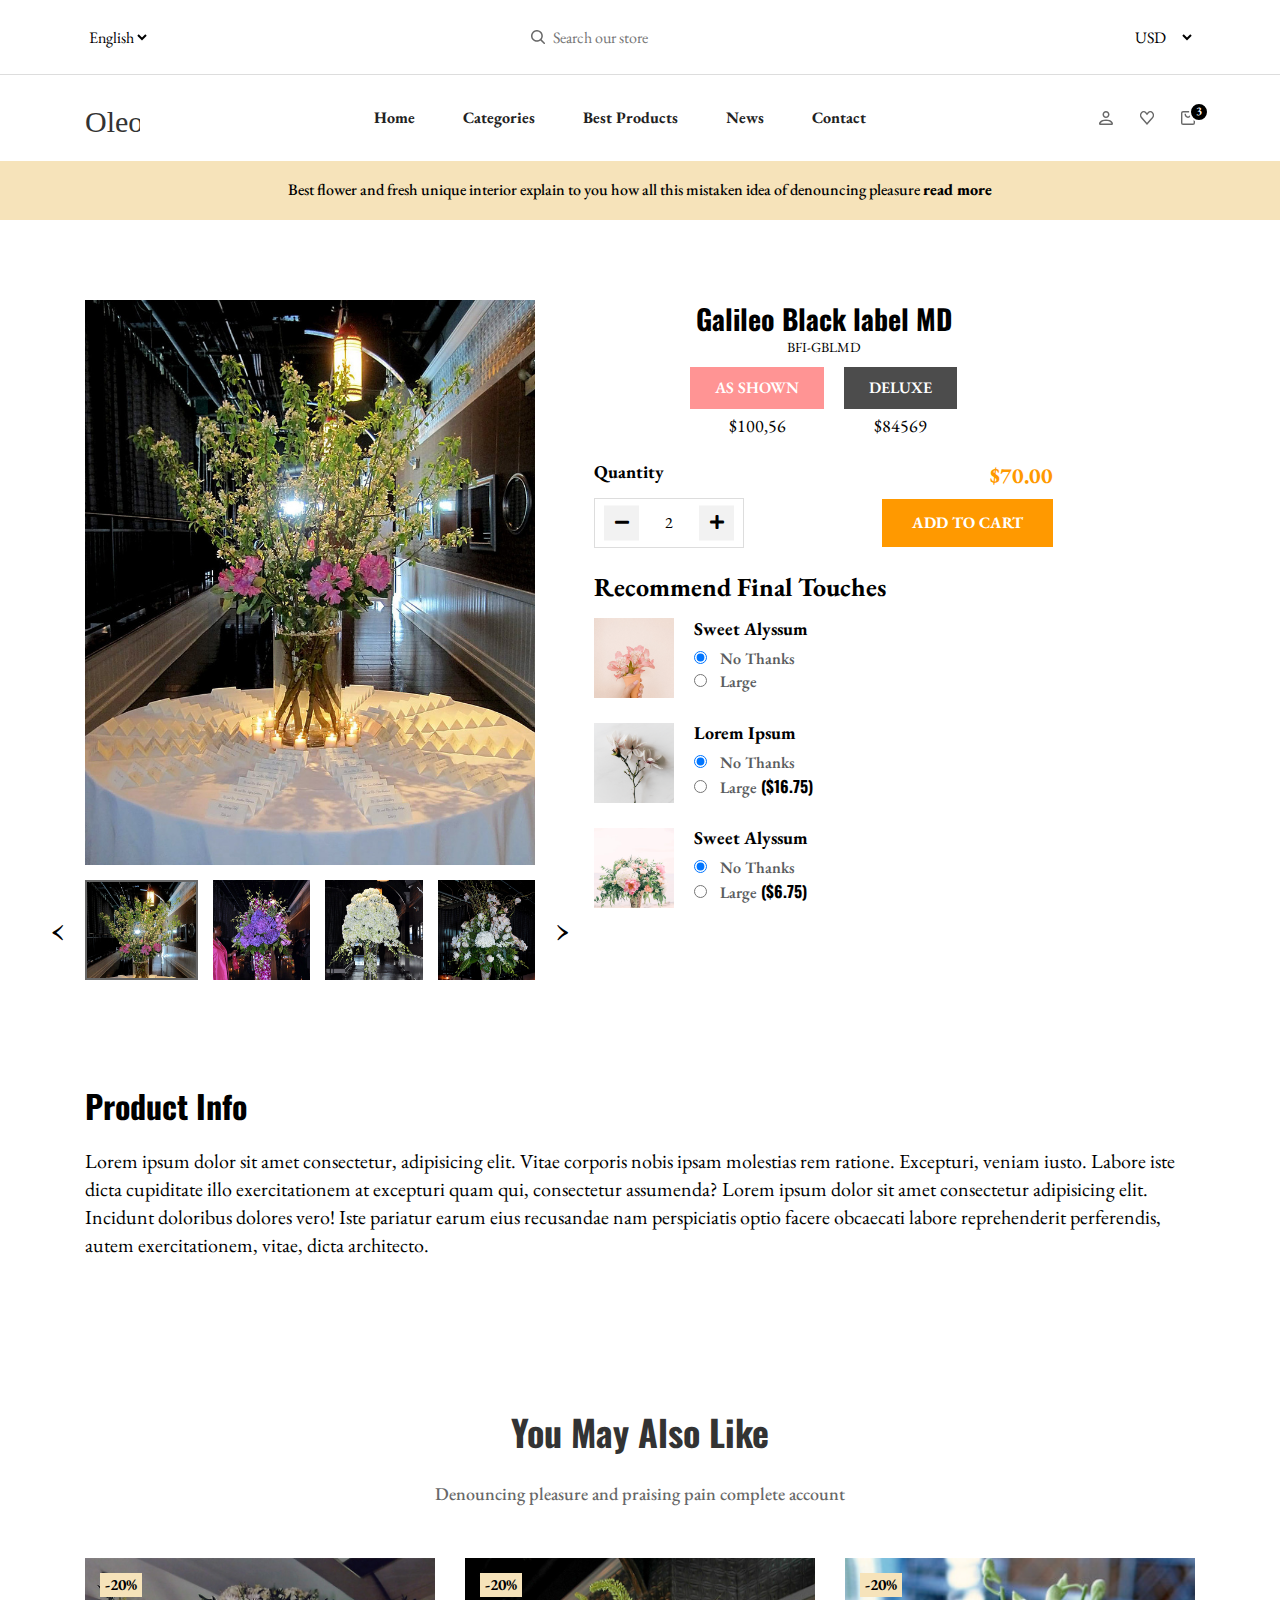
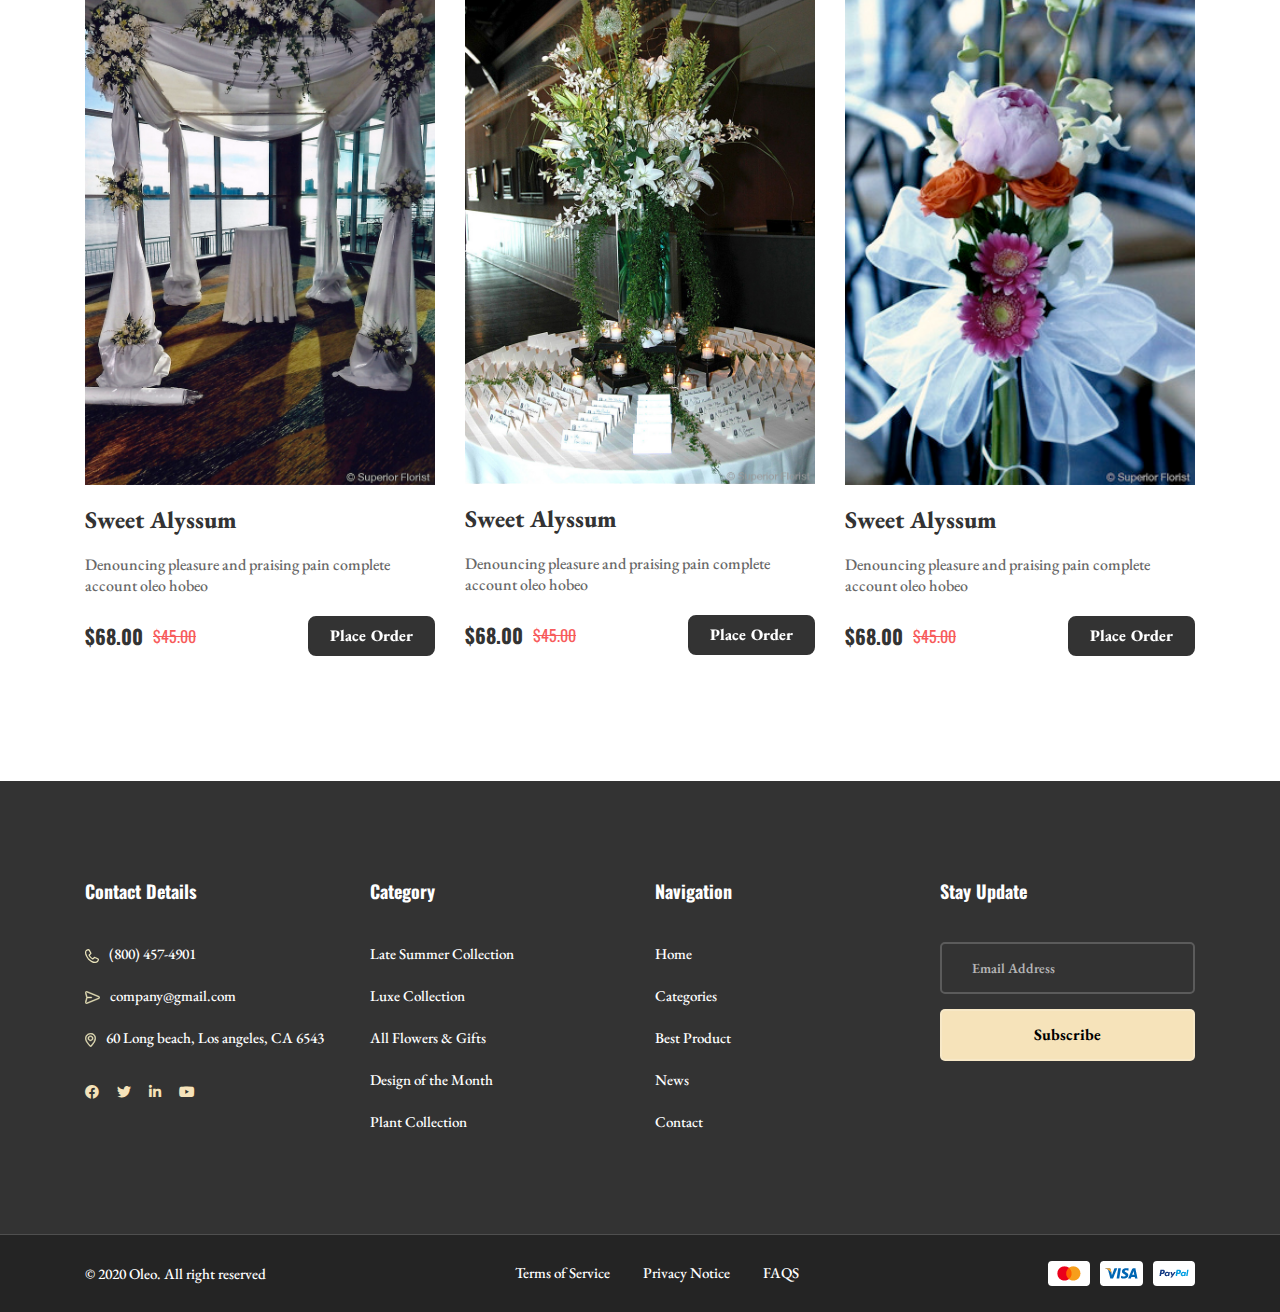
<file: app/productDetails.html>
<!DOCTYPE html>
<!--[if lt IE 7]>      <html class="no-js lt-ie9 lt-ie8 lt-ie7"> <![endif]-->
<!--[if IE 7]>         <html class="no-js lt-ie9 lt-ie8" lang="en-US"> <![endif]-->
<!--[if IE 8]>         <html class="no-js lt-ie9" lang="en-US"> <![endif]-->
<!--[if gt IE 8]><!-->
<!--<![endif]-->
<!--[if gte IE 9] <style type="text/css"> .gradient {filter: none;}</style><![endif]-->
<!--[if !IE]><html lang="en"><![endif]-->
<html lang="en-US" class="no-js">

<head>
    <meta charset="UTF-8" />
    <meta http-equiv="X-UA-Compatible" content="IE=edge" />
    <!-- Required meta tags for responsive -->
    <meta name="viewport" content="width=device-width, initial-scale=1, shrink-to-fit=no" />
    <!-- The above 3 meta tags *must* come first in the head; any other head content must come *after* these tags -->
    <!-- Favicon and touch icons -->
    <link rel="icon" type="image/png" sizes="16x16" href="assets/img/favicon/favicon-16x16.png" />
    <meta name="misapplication-TileColor" content="#ffffff" />
    <meta name="theme-color" content="#ffffff" />
    <!-- Twitter Card data -->
    <meta name="twitter:card" content="" />
    <meta name="twitter:site" content="@twitter_username" />
    <meta name="twitter:title" content="" />
    <meta name="twitter:description" content="" />
    <meta name="twitter:image" content="" />
    <!-- Open Graph data -->
    <meta property="og:title" content="" />
    <meta property="og:type" content="article" />
    <meta property="og:url" content="" />
    <meta property="og:image" content="" />
    <meta property="og:description" content="" />
    <meta property="og:site_name" content="R" />
    <meta property="fb:admins" content="Facebook numeric ID" />
    <!-- gmail verification -->
    <meta name="google-site-verification" content="" />
    <!-- Website title -->
    <title>Product Details </title>
    <link rel="stylesheet" href="assets/css/all.css" />
    <link rel="stylesheet" href="assets/css/normalize.min.css" />
    <link rel="stylesheet" href="assets/css/owl.carousel.min.css" />
    <link rel="stylesheet" href="assets/css/lightcase.css" />
    <link rel="stylesheet" href="assets/css/modal-video.min.css" />
    <!-- Main CSS -->
    <link rel="stylesheet" type="text/css" href="assets/css/style.css" />
    <!-- jQuery (necessary for jQuery plugins) -->
    <script src="assets/js/jquery-3.2.1.min.js"></script>
</head>

<body>
    <!-- Main Coding Start Here -->




    <!-- cart wrapper -->
    <div class="jkaddcard-wrp">
        <div class="jkcard-wrapper">
            <div class="cart-table">
                <div class="jkcard-title-info">
                    <div class="title-info">
                        <h2>Cart</h2>
                        <p>2 Item(s) Selected in Your Cart</p>
                    </div>
                    <div class="cartToggle-close">
                        <i class="fas fa-times"></i>
                    </div>
                </div>
                <table class="table">
                    <tbody>
                        <tr>
                            <td><img src="assets/img/photoWidget-1.png" alt="" class="img-fluid"></td>
                            <td>
                                <div class="cart-item-desc ml-2">
                                    <h5>Best flower...</h5>
                                    <p>$2.6 * 2</p>
                                </div>
                            </td>
                            <td style="text-align: right;">
                                <button class="btn-close">
                                    <i class="fas fa-times"></i>
                                </button>
                            </td>
                        </tr>
                        <tr>
                            <td><img src="assets/img/bestProduct-2.png" alt="" class="img-fluid"></td>
                            <td >
                                <div class="cart-item-desc ml-2">
                                    <h5>Best flower...</h5>
                                    <p>$2.6 * 2</p>
                                </div>
                            </td>
                            <td style="text-align: right;">
                                <button class="btn-close">
                                    <i class="fas fa-times"></i>
                                </button>
                            </td>
                        </tr>
                        <tr>
                            <td><img src="assets/img/gallery1-3.png" alt="" class="img-fluid"></td>
                            <td>
                                <div class="cart-item-desc ml-2">
                                    <h5>Best flower...</h5>
                                    <p>$2.6 * 2</p>
                                </div>
                            </td>
                            <td style="text-align: right;">
                                <button class="btn-close">
                                    <i class="fas fa-times"></i>
                                </button>
                            </td>
                        </tr>
                    </tbody>
                </table>
                <div class="jkaddcart-footer">
                    <div class="jktotal-wrapper">
                        <h4>Subtotal:</h4>
                        <p>$38..8</p>
                    </div>
                    <div class="jkcart-checkout">
                        <a href="#" class="btn-checkout">View Cart</a>
                        <a href="#" class="btn-checkout">Checkout</a>
                    </div>
                </div>
            </div>
        </div>
        <div class="jkcard-wrapper-overlay"></div>
    </div>
    <!-- end cart wrapper -->




    <!-- Markup for header top -->
    <header class="headerTop">
        <div class="container">
            <div class="headerTopGrid-items">
                <div class="headerTopLeft changeThemeLanguage">
                    <select id="language" class="selectTag custom-form-control" name="language">
                        <option value="ENGLISH">English</option>
                        <option value="BANGLE">Bangle</option>
                        <option value="HINDI">Arabic</option>
                    </select>
                </div>
                <div class="headerTopMiddle globalSearch">
                    <input type="search" class="globalSearchInput custom-form-control" placeholder="Search our store">
                </div>
                <div class="headerTopRight changeThemeCurrency">
                    <select id="currency" class="selectTag custom-form-control" name="currency">
                        <option value="BD">USD</option>
                        <option value="EURO">EURO</option>
                        <option value="BD">BD</option>
                    </select>
                </div>
            </div>
        </div>
    </header>
    <!--/ Markup for header top -->




    <!-- Markup for navigation -->
    <nav class="navigation">
        <div class="container">
            <div class="navigationPanel">
                <div class="logo">
                    <a href="index.html">
                        <img src="assets/img/Oleo.svg" alt="" class="img-fluid" />
                    </a>
                </div>
                <button id="btnMenuToggle">
                    <i class="fas fa-ellipsis-h"></i>
                </button>
                <div class="main-nav">
                    <ul id="main-menu">
                        <li><a href="#">Home</a></li>
                        <li><a href="#">Categories</a> </li>
                        <li><a href="#">Best Products</a></li>
                        <li><a href="#">News</a></li>
                        <li><a href="#">Contact</a></li>
                    </ul>
                </div>
                <div class="userShortPanelFor-eCommerce">
                    <ul>
                        <li><a href="#"><img src="assets/img/user.svg" alt="" class="img-fluid"></a></li>
                        <li><a href="#"><img src="assets/img/heart.svg" alt="" class="img-fluid"></a></li>
                        <li class="cartToggle">
                            <a href="#">
                                <img src="assets/img/shopping-bag.svg" alt="" class="img-fluid">
                                <span class="badge">3</span>
                            </a>
                        </li>
                    </ul>
                </div>
            </div>
        </div>
    </nav>
    <!--/ Markup for navigation -->



    <!-- Markup for minimalNotify -->
    <div class="minimalNotify">
        <p>
            Best flower and fresh unique interior explain to you how all this mistaken idea of denouncing pleasure
            <a>read more</a>
        </p>
    </div>
    <!-- Markup for minimalNotify -->



    <!-- productDetails -->
    <section class="productDetails">
        <div class="container">
            <div class="productDetailsGrid-items">
                <div class="gridItem">
                    <div class="carouselSlides">
                        <div id="carouselSlideSync" class="owl-carousel owl-theme">
                            <div class="item">
                                <img src="assets/img/uploads/Superior-Florist-Escort-0009.jpg" alt="img"
                                    class="img-fluid" />
                            </div>
                            <div class="item">
                                <img src="assets/img/uploads/Superior-Florist-Escort-0012.jpg" alt="img"
                                    class="img-fluid" />
                            </div>
                            <div class="item">
                                <img src="assets/img/uploads/Superior-Florist-Escort-0017.jpg" alt="img"
                                    class="img-fluid" />
                            </div>
                            <div class="item">
                                <img src="assets/img/uploads/Superior-Florist-Escort-0019.jpg" alt="img"
                                    class="img-fluid" />
                            </div>
                            <div class="item">
                                <img src="assets/img/uploads/Superior-Florist-Escort-0001.jpg" alt="img"
                                    class="img-fluid" />
                            </div>
                        </div>
                        <div id="carouselNavSync" class="owl-carousel owl-theme">
                            <div class="item">
                                <img src="assets/img/uploads/Superior-Florist-Escort-0009.jpg" alt="img"
                                    class="img-fluid" />
                            </div>
                            <div class="item">
                                <img src="assets/img/uploads/Superior-Florist-Escort-0012.jpg" alt="img"
                                    class="img-fluid" />
                            </div>
                            <div class="item">
                                <img src="assets/img/uploads/Superior-Florist-Escort-0017.jpg" alt="img"
                                    class="img-fluid" />
                            </div>
                            <div class="item">
                                <img src="assets/img/uploads/Superior-Florist-Escort-0019.jpg" alt="img"
                                    class="img-fluid" />
                            </div>
                            <div class="item">
                                <img src="assets/img/uploads/Superior-Florist-Escort-0001.jpg" alt="img"
                                    class="img-fluid" />
                            </div>
                        </div>
                    </div>
                </div>
                <div class="gridItem">
                    <div class="productDetailsContent">
                        <div class="productInfo-selectPlan">
                            <h3 class="productTitle">Galileo Black label MD</h3>
                            <p class="productCode">BFI-GBLMD</p>
                            <div class="selectPricingPlanGrid">
                                <div class="plan">
                                    <label for="asShown">
                                        <input checked type="radio" id="asShown" name="selectPricingPlan" />
                                        <span class="planTitle">As Shown</span>
                                    </label>
                                    <p class="planPrice">$100,56</p>
                                </div>
                                <div class="plan">
                                    <label for="delux">
                                        <input type="radio" id="delux" name="selectPricingPlan" />
                                        <span class="planTitle">Deluxe</span>
                                    </label>
                                    <p class="planPrice">$84569</p>
                                </div>
                            </div>
                        </div>
                        <div class="quantity-addToCart">
                            <div class="quantity-panel">
                                <h4 class="quantity-panel-title">Quantity</h4>
                                <div class="number-input">
                                    <button class="btn-input-step-toggle step-down"
                                        onclick="this.parentNode.querySelector('input[type=number]').stepDown()">
                                        <i class="fas fa-minus"></i>
                                    </button>
                                    <input class="quantity" min="0" name="quantity" value="2" type="number" />
                                    <button class="btn-input-step-toggle step-up plus"
                                        onclick="this.parentNode.querySelector('input[type=number]').stepUp()"
                                        >
                                        <i class="fas fa-plus"></i>
                                    </button>
                                </div>
                            </div>
                            <div class="addToCart-panel">
                                <h4 class="currentPrice">$70.00</h4>
                                <button type="button" class="btn-add-to-cart">Add to cart</button>
                            </div>
                        </div>
                        <div class="recommend-final-touched">
                            <h3 class="recommend-final-title">Recommend final touches</h3>
                            <ul class="recommend-product-list-group">
                                <li class="recommend-product-list-item">
                                    <img src="assets/img/bestProduct-1.png" alt=""
                                        class="recommend-product-item-img img-fluid" />
                                    <div class="recommend-product-item-info">
                                        <p class="recommend-product-item-title">Sweet Alyssum</p>
                                        <div class="form-check">
                                            <label class="custom-radio">
                                                <input type="radio" checked name="recommend-radio-1" />
                                                <span class="check-mark"></span>
                                                <span class="radio-label-text">No Thanks </span>
                                            </label>
                                        </div>
                                        <div class="form-check">
                                            <label class="custom-radio">
                                                <input type="radio" name="recommend-radio-1" />
                                                <span class="check-mark"></span>
                                                <span class="radio-label-text">Large</span>
                                            </label>
                                        </div>
                                    </div>
                                </li>
                                <li class="recommend-product-list-item">
                                    <img src="assets/img/bestProduct-4.png" alt=""
                                        class="recommend-product-item-img img-fluid" />
                                    <div class="recommend-product-item-info">
                                        <p class="recommend-product-item-title">Lorem Ipsum</p>
                                        <div class="form-check">
                                            <label class="custom-radio">
                                                <input type="radio" checked name="recommend-radio-2" />
                                                <span class="check-mark"></span>
                                                <span class="radio-label-text">No Thanks </span>
                                            </label>
                                        </div>
                                        <div class="form-check">
                                            <label class="custom-radio">
                                                <input type="radio" name="recommend-radio-2" />
                                                <span class="check-mark"></span>
                                                <span class="radio-label-text">Large <span
                                                        class="exception">($16.75)</span></span>
                                            </label>
                                        </div>
                                    </div>
                                </li>
                                <li class="recommend-product-list-item">
                                    <img src="assets/img/bestProduct-3.png" alt=""
                                        class="recommend-product-item-img img-fluid" />
                                    <div class="recommend-product-item-info">
                                        <p class="recommend-product-item-title">Sweet Alyssum</p>
                                        <div class="form-check">
                                            <label class="custom-radio">
                                                <input type="radio" checked name="recommend-radio-3" />
                                                <span class="check-mark"></span>
                                                <span class="radio-label-text">No Thanks </span>
                                            </label>
                                        </div>
                                        <div class="form-check">
                                            <label class="custom-radio">
                                                <input type="radio" name="recommend-radio-3" />
                                                <span class="check-mark"></span>
                                                <span class="radio-label-text">Large <span
                                                        class="exception">($6.75)</span></span>
                                            </label>
                                        </div>
                                    </div>
                                </li>
                            </ul>
                        </div>
                    </div>
                </div>
            </div>
        </div>
    </section>
    <!-- productDetails -->




    <!-- productInfo -->
    <section class="productInfo">
        <div class="container">
            <div class="productInfo-content">
                <h3 class="productInfo-title">Product Info</h3>
                <p class="productInfo-desc">
                    Lorem ipsum dolor sit amet consectetur, adipisicing elit. Vitae corporis nobis ipsam molestias rem
                    ratione. Excepturi, veniam iusto. Labore iste dicta cupiditate illo exercitationem at excepturi quam
                    qui, consectetur assumenda? Lorem ipsum dolor sit amet consectetur adipisicing elit. Incidunt
                    doloribus dolores vero! Iste pariatur earum eius recusandae nam perspiciatis optio facere obcaecati
                    labore reprehenderit perferendis, autem exercitationem, vitae, dicta architecto.
                </p>
            </div>
        </div>
    </section>
    <!-- productInfo -->




    <!-- latestProduct -->
    <section class="latestProduct sectionPadding">
        <div class="container">
            <div class="sectionTitle">
                <h3 class="title">You May Also Like</h3>
                <p class="subTitle">Denouncing pleasure and praising pain complete account</p>
            </div>
            <div class="latestProductGrid-items">
                <div class="gridItem">
                    <div class="flowerCard">
                        <img src="assets/img/uploads/Superior-Florist-Weddings-0017.jpg" alt="" class="img-fluid" />
                        <a class="flowerCard-title">Sweet Alyssum</a>
                        <p class="flowerCard-subTitle">Denouncing pleasure and praising pain complete account oleo hobeo
                        </p>
                        <div class="flowerCard-placeOrder">
                            <p class="flowerCard-price">
                                <span class="currentPrice">$68.00</span>
                                <del class="discountedPrice">$45.00</del>
                            </p>
                            <a href="#" class="btn btn-fill buttonEffect reverse">Place Order</a>
                        </div>
                        <span class="discountByPercent">-20%</span>
                    </div>
                </div>
                <div class="gridItem">
                    <div class="flowerCard">
                        <img src="assets/img/uploads/Superior-Florist-Escort-0001.jpg" alt="" class="img-fluid" />
                        <a class="flowerCard-title">Sweet Alyssum</a>
                        <p class="flowerCard-subTitle">Denouncing pleasure and praising pain complete account oleo hobeo
                        </p>
                        <div class="flowerCard-placeOrder">
                            <p class="flowerCard-price">
                                <span class="currentPrice">$68.00</span>
                                <del class="discountedPrice">$45.00</del>
                            </p>
                            <a href="#" class="btn btn-fill buttonEffect reverse">Place Order</a>
                        </div>
                        <span class="discountByPercent">-20%</span>
                    </div>
                </div>
                <div class="gridItem">
                    <div class="flowerCard">
                        <img src="assets/img/uploads/Superior-Florist-Decor-0002.jpg" alt="" class="img-fluid" />
                        <a class="flowerCard-title">Sweet Alyssum</a>
                        <p class="flowerCard-subTitle">Denouncing pleasure and praising pain complete account oleo hobeo
                        </p>
                        <div class="flowerCard-placeOrder">
                            <p class="flowerCard-price">
                                <span class="currentPrice">$68.00</span>
                                <del class="discountedPrice">$45.00</del>
                            </p>
                            <a href="#" class="btn btn-fill buttonEffect reverse">Place Order</a>
                        </div>
                        <span class="discountByPercent">-20%</span>
                    </div>
                </div>
            </div>
        </div>
    </section>
    <!--/ latestProduct -->



    <!-- footer -->
    <footer class="footer">
        <div class="footerTop-unit">
            <div class="container">
                <div class="footer-top">
                    <div class="footer-wrp-info">
                        <h2 class="ftr-title">Contact Details</h2>
                        <div class="footer-content footerContact-content">
                            <ul>
                                <li>
                                    <a href="#">
                                        <img src="assets/img/phoneIcon.svg" alt="" class="img-fluid" />
                                        (800) 457-4901
                                    </a>
                                </li>
                                <li>
                                    <a href="#">
                                        <img src="assets/img/send.svg" alt="" class="img-fluid" />
                                        company@gmail.com
                                    </a>
                                </li>
                                <li>
                                    <a href="#">
                                        <img src="assets/img/location-footer.svg" alt="" class="img-fluid" />
                                        60 Long beach, Los angeles, CA 6543
                                    </a>
                                </li>
                            </ul>
                        </div>
                        <div class="footer-social">
                            <ul>
                                <li><a href="#"><i class="fab fa-facebook"></i></a></li>
                                <li><a href="#"><i class="fab fa-twitter"></i></a></li>
                                <li><a href="#"><i class="fab fa-linkedin-in"></i></a></li>
                                <li><a href="#"><i class="fab fa-youtube"></i></a></li>
                            </ul>
                        </div>
                    </div>
                    <div class="footer-wrp-info">
                        <h2 class="ftr-title">Category</h2>
                        <div class="footer-content footerMenu">
                            <ul>
                                <li>
                                    <a href="#">Late Summer Collection</a>
                                </li>
                                <li>
                                    <a href="#">Luxe Collection</a>
                                </li>
                                <li>
                                    <a href="#">All Flowers & Gifts</a>
                                </li>
                                <li>
                                    <a href="#">Design of the Month</a>
                                </li>
                                <li>
                                    <a href="#">Plant Collection</a>
                                </li>
                            </ul>
                        </div>
                    </div>
                    <div class="footer-wrp-info">
                        <h2 class="ftr-title">Navigation</h2>
                        <div class="footer-content footerMenu">
                            <ul>
                                <li><a href="#">Home</a></li>
                                <li><a href="#">Categories</a></li>
                                <li><a href="#">Best Product</a></li>
                                <li><a href="#">News</a></li>
                                <li><a href="#">Contact</a></li>
                            </ul>
                        </div>
                    </div>
                    <div class="footer-wrp-info">
                        <h2 class="ftr-title">Stay Update</h2>
                        <div class="footer-content">
                            <form method="POST" class="newsletter-form">
                                <input type="email" class="form-control-newsletter" placeholder="Email Address" />
                                <input type="submit" class="form-control-newsletter btn-newsletter-submit"
                                    value="Subscribe" />
                            </form>
                        </div>
                    </div>
                </div>
            </div>
        </div>
        <div class="copyright-unit">
            <div class="container">
                <div class="copyright-wrp">
                    <div class="copyright-wrp-info">
                        <p>© 2020 Oleo. All right reserved</p>
                    </div>
                    <div class="copyright-wrp-info">
                        <ul>
                            <li>
                                <a href="#">Terms of Service</a>
                            </li>
                            <li>
                                <a href="#">Privacy Notice</a>
                            </li>
                            <li>
                                <a href="#"> FAQS</a>
                            </li>
                        </ul>
                    </div>
                    <div class="copyright-wrp-info">
                        <div class="info-img">
                            <img src="assets/img/checkout-img.png" alt="" class="img-fluid" />
                        </div>
                    </div>
                </div>
            </div>
        </div>
    </footer>
    <!--/ footer -->

    <!-- backToTop -->
    <button id="backToTop" ><i class="fas fa-chevron-up"></i></button>



    <!-- Main Coding End -->
    <!-- Include all compiled plugins (below), or include individual files as needed -->
    <!-- Script JS -->
    <script src="assets/js/owl.carousel.min.js"></script>
    <script src="assets/js/lightcase.js"></script>
    <script src="assets/js/jquery-modal-video.min.js"></script>
    <script src="assets/js/script.js"></script>
</body>

</html>
</file>
<file: app/assets/css/style.css>
@import url("https://fonts.googleapis.com/css2?family=Oswald:wght@200;300;400;500;600;700&display=swap");@import url("https://fonts.googleapis.com/css2?family=EB+Garamond:ital,wght@0,400;0,500;0,600;0,700;0,800;1,400&display=swap");*{padding:0;margin:0;-webkit-box-sizing:border-box;box-sizing:border-box}body{padding:0;margin:0;background-color:#fff;font-family:"EB Garamond", serif;overflow-x:hidden !important}.container{max-width:1140px;width:100%;margin:auto;padding-left:15px;padding-right:15px}:root{--mainColor: #f6e3ba;--mainColorDark: #ff9900;--subOrdinateColor: #ff9494;--mainColorLight: #f8f5ee;--dark: #333333;--gray: #686868;--grayLight: #b5b5b5}.img-fluid{display:block;max-width:100%;width:auto;height:auto}.main-color-dark{color:var(--mainColorDark)}.main-color{color:var(--mainColor)}.sectionPadding{padding:125px 0}.sectionTitle{text-align:center}.sectionTitle h3.title{font-size:36px;font-weight:700;line-height:calc(100% + 10px);margin-bottom:25px;font-family:"Oswald", sans-serif;color:var(--dark)}.sectionTitle p.subTitle{font-size:18px;font-weight:500;line-height:calc(100% + 10px);color:var(--gray)}form.leaveAReview .stars{background:url("[data-uri]") repeat-x 0 0;width:150px}form.leaveAReview .stars:before{display:table;content:""}form.leaveAReview .stars:after{display:table;content:"";clear:both}form.leaveAReview .stars input[type="radio"]{position:absolute;opacity:0;filter:alpha(opacity=0)}form.leaveAReview .stars input[type="radio"].star-5:checked ~ span{width:100%}form.leaveAReview .stars input[type="radio"].star-4:checked ~ span{width:80%}form.leaveAReview .stars input[type="radio"].star-3:checked ~ span{width:60%}form.leaveAReview .stars input[type="radio"].star-2:checked ~ span{width:40%}form.leaveAReview .stars input[type="radio"].star-1:checked ~ span{width:20%}form.leaveAReview .stars label{display:block;width:30px;height:30px;margin:0 !important;padding:0 !important;text-indent:-999em;float:left;position:relative;z-index:10;background:transparent !important;cursor:pointer}form.leaveAReview .stars label:hover ~ span{background-position:0 -30px}form.leaveAReview .stars label.star-5:hover ~ span{width:100% !important}form.leaveAReview .stars label.star-4:hover ~ span{width:80% !important}form.leaveAReview .stars label.star-3:hover ~ span{width:60% !important}form.leaveAReview .stars label.star-2:hover ~ span{width:40% !important}form.leaveAReview .stars label.star-1:hover ~ span{width:20% !important}form.leaveAReview .stars span{display:block;width:0;position:relative;top:0;left:0;height:30px;background:url("[data-uri]") repeat-x 0 -60px;-webkit-transition:-webkit-width 0.5s;-webkit-transition:width 0.5s;transition:width 0.5s}.flowerCard{position:relative}.flowerCard img{display:block;width:100%;height:auto;margin-bottom:20px;min-height:450px;-o-object-fit:cover;object-fit:cover;-o-object-position:top;object-position:top}.flowerCard-title{display:inline-block;color:var(--dark);font-size:24px;font-weight:800;line-height:calc(100% + 5px);text-decoration:none;-webkit-transition:all 0.3s;transition:all 0.3s}.flowerCard-title:hover{color:var(--subOrdinateColor)}.flowerCard-subTitle{display:block;color:var(--gray);font-size:16px;font-weight:500;line-height:calc(100% + 5px);margin:20px 0}.flowerCard-placeOrder{display:-webkit-box;display:-ms-flexbox;display:flex;-webkit-box-pack:justify;-ms-flex-pack:justify;justify-content:space-between;-webkit-box-align:center;-ms-flex-align:center;align-items:center}.flowerCard-placeOrder .btn{padding:10px 20px;margin:0}.flowerCard-placeOrder .flowerCard-price{display:-webkit-box;display:-ms-flexbox;display:flex;-webkit-box-align:center;-ms-flex-align:center;align-items:center;font-family:"Oswald", sans-serif}.flowerCard-placeOrder .flowerCard-price .currentPrice{font-size:20px;color:var(--dark);font-weight:800;margin-right:10px}.flowerCard-placeOrder .flowerCard-price .discountedPrice{font-size:16px;color:#f75c5c;font-weight:400}.flowerCard .discountByPercent{display:inline-block;padding:3px 5px;background-color:var(--mainColor);color:#000000;font-size:16px;position:absolute;top:15px;left:15px;font-weight:700}.buttonEffect{--background: #275efe;--text: var(--dark);--font-size: 16px;--duration: 0.44s;--move-hover: -4px;--shadow: 0 2px 8px -1px rgba(39,94,254,0.32);--shadow-hover: 0 4px 20px -2px rgba(39,94,254,0.5);--font-shadow: var(--font-size);line-height:var(--font-size);outline:none;text-decoration:none;-webkit-transform:translateY(var(--y));transform:translateY(var(--y));-webkit-transition:-webkit-transform var(--duration) ease,-webkit-box-shadow var(--duration) ease;transition:-webkit-transform var(--duration) ease,-webkit-box-shadow var(--duration) ease;transition:transform var(--duration) ease,box-shadow var(--duration) ease;transition:transform var(--duration) ease,box-shadow var(--duration) ease,-webkit-transform var(--duration) ease,-webkit-box-shadow var(--duration) ease;cursor:pointer}.buttonEffect.btn-fill{--text: #ffffff}.buttonEffect div{display:-webkit-box;display:-ms-flexbox;display:flex;overflow:hidden;text-shadow:0 var(--font-shadow) 0 var(--text)}.buttonEffect div span{display:block;-webkit-backface-visibility:hidden;backface-visibility:hidden;font-style:normal;-webkit-transition:-webkit-transform var(--duration) ease;transition:-webkit-transform var(--duration) ease;transition:transform var(--duration) ease;transition:transform var(--duration) ease, -webkit-transform var(--duration) ease;-webkit-transform:translateY(var(--m));transform:translateY(var(--m))}.buttonEffect div span+span{margin-left:5px}.buttonEffect div span:nth-child(1){-webkit-transition-delay:.05s;transition-delay:.05s}.buttonEffect div span:nth-child(2){-webkit-transition-delay:.1s;transition-delay:.1s}.buttonEffect div span:nth-child(3){-webkit-transition-delay:.15s;transition-delay:.15s}.buttonEffect div span:nth-child(4){-webkit-transition-delay:.2s;transition-delay:.2s}.buttonEffect div span:nth-child(5){-webkit-transition-delay:.25s;transition-delay:.25s}.buttonEffect div span:nth-child(6){-webkit-transition-delay:.3s;transition-delay:.3s}.buttonEffect div span:nth-child(7){-webkit-transition-delay:.35s;transition-delay:.35s}.buttonEffect div span:nth-child(8){-webkit-transition-delay:.4s;transition-delay:.4s}.buttonEffect div span:nth-child(9){-webkit-transition-delay:.45s;transition-delay:.45s}.buttonEffect div span:nth-child(10){-webkit-transition-delay:.5s;transition-delay:.5s}.buttonEffect div span:nth-child(11){-webkit-transition-delay:.55s;transition-delay:.55s}.buttonEffect:hover{--shadow: var(--shadow-hover)}.buttonEffect:hover span{--m: calc(var(--font-size) * -1)}.buttonEffect.reverse{--font-shadow: calc(var(--font-size) * -1)}.buttonEffect.reverse:hover span{--m: calc(var(--font-size))}.btn{display:inline-block;font-size:16px;background-color:transparent;padding:15px 30px;border-radius:8px;border:2px solid var(--dark);-webkit-transition:all 0.3s;transition:all 0.3s;font-size:16px;font-weight:800;text-decoration:none;outline:none;margin:3px 10px}.btn.btn-outline{color:var(--dark) !important}.btn.btn-outline:hover{color:var(--dark) !important}.btn.btn-fill{background-color:var(--dark);color:#fff}.btn:hover{border-color:var(--subOrdinateColor);background-color:var(--subOrdinateColor)}.headerTop{padding:20px 0;border-bottom:1px solid #dddddd}.headerTop .headerTopGrid-items{display:-webkit-box;display:-ms-flexbox;display:flex;-webkit-box-align:center;-ms-flex-align:center;align-items:center;-webkit-box-pack:justify;-ms-flex-pack:justify;justify-content:space-between}.headerTop .headerTopGrid-items .custom-form-control{background-color:transparent;border:0;height:34px}.headerTop .headerTopGrid-items .custom-form-control.globalSearchInput{background-image:url(../img/search.svg);background-position:calc(0% + 8px) center;background-repeat:no-repeat;padding-left:30px;-webkit-transition:all 0.3s;transition:all 0.3s}.headerTop .headerTopGrid-items select.selectTag{background-color:transparent;border:0}.navigation{padding:20px 0}.navigation.fixed{position:fixed;top:0;left:0;width:100%;z-index:100;background-color:rgba(255,255,255,0.8);-webkit-filter:blur(0.8);filter:blur(0.8);-webkit-box-shadow:5px 10px 20px 0px rgba(13,17,23,0.08);box-shadow:5px 10px 20px 0px rgba(13,17,23,0.08)}.navigation .navigationPanel{display:-webkit-box;display:-ms-flexbox;display:flex;-webkit-box-align:center;-ms-flex-align:center;align-items:center;-webkit-box-pack:justify;-ms-flex-pack:justify;justify-content:space-between}.navigation .navigationPanel #btnMenuToggle{display:none;width:50px;height:40px;background-color:transparent;border:1px solid var(--subOrdinateColor);font-size:20px;cursor:pointer;border-radius:4px;color:var(--subOrdinateColor)}.navigation .navigationPanel #btnMenuToggle.toggleIconChange>.fa-ellipsis-h:before{content:"\f142"}.navigation .navigationPanel .logo img{max-width:200px;width:auto}.navigation .navigationPanel .main-nav ul{list-style:none;padding:0}.navigation .navigationPanel .main-nav #main-menu{display:-webkit-box;display:-ms-flexbox;display:flex;-webkit-box-pack:center;-ms-flex-pack:center;justify-content:center;background-color:transparent}.navigation .navigationPanel .main-nav #main-menu li{position:relative}.navigation .navigationPanel .main-nav #main-menu li a{font-size:16px;padding:14px 24px;display:block;text-decoration:none;color:#222222;-webkit-transition:0.3s all;transition:0.3s all;font-weight:700}.navigation .navigationPanel .main-nav #main-menu li:hover>ul{display:block}.navigation .navigationPanel .main-nav #main-menu li:hover>a{color:var(--mainColorDark)}.navigation .navigationPanel .main-nav #main-menu ul{position:absolute;top:100%;left:0;background:#dddddd;width:200px;display:none}.navigation .navigationPanel .main-nav #main-menu ul ul{left:calc(100% + 1px);top:0}.navigation .navigationPanel .userShortPanelFor-eCommerce ul{display:-webkit-box;display:-ms-flexbox;display:flex;-webkit-box-align:center;-ms-flex-align:center;align-items:center;-webkit-box-pack:end;-ms-flex-pack:end;justify-content:flex-end;list-style:none;grid-gap:27px}.navigation .navigationPanel .userShortPanelFor-eCommerce ul li.cartToggle a{display:block;position:relative;text-decoration:none}.navigation .navigationPanel .userShortPanelFor-eCommerce ul li.cartToggle a span.badge{width:20px;height:20px;border-radius:100%;border:2px solid #fff;color:#ffffff;font-size:12px;background-color:#000000;display:-webkit-box;display:-ms-flexbox;display:flex;-webkit-box-align:center;-ms-flex-align:center;align-items:center;-webkit-box-pack:center;-ms-flex-pack:center;justify-content:center;font-weight:600;position:absolute;top:-9px;right:-14px}.minimalNotify{padding:20px;background-color:var(--mainColor);text-align:center}.minimalNotify p{font-size:16px;color:#000000;font-weight:500}.minimalNotify p>a{font-weight:800;color:#000000;-webkit-transition:all 0.3s;transition:all 0.3s}.minimalNotify p>a:hover{color:var(--mainColorDark)}.flowerGallery-1{margin-top:20px}.flowerGallery-1 .flowerGallery-1-gridItems{display:grid;grid-template-columns:repeat(4, 1fr);grid-template-rows:repeat(2, minmax(460px, 500px));grid-gap:16px}.flowerGallery-1 .flowerGallery-1-gridItems .gridItem{width:100%;height:100%;overflow:hidden}.flowerGallery-1 .flowerGallery-1-gridItems .gridItem a{display:block;width:100%;height:100%}.flowerGallery-1 .flowerGallery-1-gridItems .gridItem a>img{width:100%;height:100%;-o-object-fit:cover;object-fit:cover;-o-object-position:top;object-position:top;-webkit-transform:scale(1);transform:scale(1);-webkit-transition:all 0.4s;transition:all 0.4s}@media (min-width: 1024px){.flowerGallery-1 .flowerGallery-1-gridItems .gridItem:nth-child(3){grid-column:3 / -1;grid-row:1 / -1}}.flowerGallery-1 .flowerGallery-1-gridItems .gridItem:hover a>img{-webkit-filter:grayscale(100%);filter:grayscale(100%);-webkit-transform:scale(1.04);transform:scale(1.04)}.bestProduct .bestProductGridItems{margin-top:50px;display:grid;grid-template-columns:repeat(4, 1fr);grid-template-rows:repeat(2, minmax(-webkit-max-content, auto));grid-template-rows:repeat(2, minmax(max-content, auto));grid-gap:30px}.bestProduct .bestProductGridItems .gridItem{width:100%;height:100%}.bestProduct .bestProductGridItems .gridItem .flowerCard{display:block;width:100%;height:100%}.bestProduct .bestProductGridItems .gridItem .flowerCard img{min-height:auto !important;height:300px;-o-object-fit:cover;object-fit:cover;-o-object-position:top;object-position:top}@media (min-width: 1150px){.bestProduct .bestProductGridItems .gridItem:nth-child(1){grid-column:1 / 3;grid-row:1 / -1}.bestProduct .bestProductGridItems .gridItem:nth-child(1) .flowerCard img{height:auto !important}.bestProduct .bestProductGridItems .gridItem:nth-child(1) .flowerCard .flowerCard-placeOrder a.btn{padding:13px 33px}}.specialBlock{background-repeat:no-repeat;background-position:center;background-size:cover}.latestProduct .latestProductGrid-items{margin-top:50px;display:grid;grid-template-columns:repeat(3, 1fr);grid-gap:30px}.flowerFamilyTradition .flowerFamilyTraditionGrid-items{display:grid;grid-template-columns:5fr 7fr;grid-gap:30px;-webkit-box-align:center;-ms-flex-align:center;align-items:center}.flowerFamilyTradition .flowerFamilyTraditionGrid-items .traditionContent .sectionTitle{text-align:left}.flowerFamilyTradition .flowerFamilyTraditionGrid-items .traditionVideoPopUp{position:relative}.flowerFamilyTradition .flowerFamilyTraditionGrid-items .traditionVideoPopUp img.videoCoverImg{width:100%;height:400px;border-radius:8px;-o-object-fit:cover;object-fit:cover;-o-object-position:top;object-position:top}.flowerFamilyTradition .flowerFamilyTraditionGrid-items .traditionVideoPopUp .btn-play{width:70px;height:70px;border-radius:100%;background-color:#fff;display:-webkit-box;display:-ms-flexbox;display:flex;-webkit-box-align:center;-ms-flex-align:center;align-items:center;-webkit-box-pack:center;-ms-flex-pack:center;justify-content:center;border:0;outline:0;position:absolute;top:50%;left:50%;-webkit-transform:translate(-50%, -50%);transform:translate(-50%, -50%);cursor:pointer;-webkit-transition:all 0.3s;transition:all 0.3s;-webkit-box-shadow:0 0 50px rgba(18,27,34,0.3);box-shadow:0 0 50px rgba(18,27,34,0.3)}.flowerFamilyTradition .flowerFamilyTraditionGrid-items .traditionVideoPopUp .btn-play>img{width:17px}.flowerFamilyTradition .flowerFamilyTraditionGrid-items .traditionVideoPopUp .btn-play:hover{background-color:var(--mainColorLight)}.modal-video-close-btn{cursor:pointer}.modal-video-close-btn:focus{outline:none;border:none}.feedback .feedback-sliders{max-width:920px;width:100%;margin:auto;margin-top:50px}.feedback .feedback-sliders .owl-item.center .feedback-content{background-color:var(--mainColor) !important}.feedback .feedback-sliders .feedback-content{text-align:left;background-color:var(--mainColorLight);padding:40px 30px;border-radius:5px}.feedback .feedback-sliders .feedback-content .testimonial-info .quotes-icon{width:50px;margin-bottom:30px}.feedback .feedback-sliders .feedback-content .testimonial-info .reviewShowStar{margin-bottom:30px}.feedback .feedback-sliders .feedback-content .testimonial-info .reviewShowStar i{color:#ffae34;font-size:20px}.feedback .feedback-sliders .feedback-content .testimonial-info p{font-weight:400;font-size:18px;line-height:32px;color:#686868;margin-bottom:30px}.feedback .feedback-sliders .feedback-content .testimonial-info .feedbackBy{display:-webkit-box;display:-ms-flexbox;display:flex;-webkit-box-align:center;-ms-flex-align:center;align-items:center;grid-column-gap:20px}.feedback .feedback-sliders .feedback-content .testimonial-info .feedbackBy img{width:50px;height:50px;border-radius:100%;-o-object-fit:cover;object-fit:cover;-o-object-position:center;object-position:center}.feedback .feedback-sliders .feedback-content .testimonial-info .feedbackBy .feedbackByInfo h4{font-weight:800;font-size:18px;line-height:27px;color:#000000}.feedback .feedback-sliders .feedback-content .testimonial-info .feedbackBy .feedbackByInfo h5{font-weight:400;font-size:16px;line-height:24px;color:#686868}.feedback .owl-carousel .owl-nav button.owl-prev,.feedback .owl-carousel .owl-nav button.owl-next{width:35px !important;height:35px !important;border-radius:100% !important;font-size:22px !important;line-height:38px;background-color:#b5b5b5;-webkit-transition:all 0.3s;transition:all 0.3s;position:absolute;top:50%;-webkit-transform:translateY(-40%);transform:translateY(-40%);z-index:999;outline:none;-webkit-box-shadow:none;box-shadow:none;border:0;text-align:center;color:#fff}.feedback .owl-carousel .owl-nav button.owl-prev:hover,.feedback .owl-carousel .owl-nav button.owl-next:hover{background-color:#333333 !important;color:#fff}.feedback .owl-carousel .owl-nav button.owl-prev{left:-150px}.feedback .owl-carousel .owl-nav button.owl-next{left:initial;right:-150px}.footerTop-unit{background-color:#333333;padding:100px 0 0}.footerTop-unit .footer-top{display:grid;grid-template-columns:repeat(4, 1fr);grid-auto-rows:minmax(100px, auto);grid-gap:30px;padding-bottom:100px}.footerTop-unit .footer-top .ftr-title{margin-bottom:40px;font-size:18px;text-align:left;color:#fff;font-weight:800;font-family:"Oswald", sans-serif}.footerTop-unit .footer-top li{margin-bottom:18px}.footerTop-unit .footer-top .footer-content ul li{list-style:none}.footerTop-unit .footer-top .footer-content ul li:last-child{margin-bottom:0}.footerTop-unit .footer-top .footer-content ul li a{font-weight:500;font-size:15px;line-height:24px;text-align:left;color:#fff;text-decoration:none}.footerTop-unit .footer-top .footer-content ul li a:hover{color:#eae4bb}.footerTop-unit .footer-top .footer-content ul li a span{margin-right:5px;font-size:20px;color:#58595b}.footerTop-unit .footer-top .footer-content .newsletter-form .form-control-newsletter{height:52px;border-radius:5px;display:block;width:100%;margin-bottom:15px;border:2px solid rgba(255,255,255,0.2);background-color:transparent;outline:none;-webkit-box-shadow:none;box-shadow:none;padding-left:30px;color:var(--grayLight);-webkit-transition:all 0.3s;transition:all 0.3s;font-size:14px;font-weight:600}.footerTop-unit .footer-top .footer-content .newsletter-form .form-control-newsletter.btn-newsletter-submit{background-color:var(--mainColor);color:#000000;font-size:16px;font-weight:700;padding-left:0px;text-align:center;cursor:pointer;-webkit-transition:all 0.3s;transition:all 0.3s}.footerTop-unit .footer-top .footer-content .newsletter-form .form-control-newsletter.btn-newsletter-submit:hover{background-color:var(--grayLight)}.footerTop-unit .footer-top .footer-content .newsletter-form .form-control-newsletter:focus{outline:none;border-color:var(--mainColorLight)}.footerTop-unit .footer-top .footer-content .newsletter-form ::-webkit-input-placeholder{color:var(--grayLight)}.footerTop-unit .footer-top .footer-content .newsletter-form ::-moz-placeholder{color:var(--grayLight)}.footerTop-unit .footer-top .footer-content .newsletter-form :-ms-input-placeholder{color:var(--grayLight)}.footerTop-unit .footer-top .footer-content .newsletter-form :-moz-placeholder{color:var(--grayLight)}.footerTop-unit .footer-top .footerContact-content ul li a{font-weight:500;font-size:15px;text-align:left;color:#ffffff;display:-webkit-box;display:-ms-flexbox;display:flex;-webkit-box-align:center;-ms-flex-align:center;align-items:center}.footerTop-unit .footer-top .footerContact-content ul li img{margin-right:10px;position:relative;top:2px}.footerTop-unit .footer-top .footer-social{margin-top:30px}.footerTop-unit .footer-top .footer-social ul li{display:inline-block;text-align:center;margin-right:15px;border-radius:4px}.footerTop-unit .footer-top .footer-social ul li a{-webkit-transition:all 0.3s;transition:all 0.3s;color:var(--mainColor);font-weight:500;font-size:14px;line-height:24px;text-align:left}.footerTop-unit .footer-top .footer-social ul li a:hover{color:#fff !important}.copyright-unit{background-color:#242424;border-top:1px solid rgba(255,255,255,0.2)}.copyright-unit .copyright-wrp{min-height:77px;display:-webkit-box;display:-ms-flexbox;display:flex;-ms-flex-wrap:wrap;flex-wrap:wrap;-webkit-box-align:center;-ms-flex-align:center;align-items:center;-webkit-box-pack:justify;-ms-flex-pack:justify;justify-content:space-between;grid-gap:20px}.copyright-unit .copyright-wrp-info p{font-weight:500;font-size:15px;text-align:left;color:#ffffff}.copyright-unit .copyright-wrp-info ul li{display:inline-block;margin-right:30px}.copyright-unit .copyright-wrp-info ul li:last-child{margin-right:0}.copyright-unit .copyright-wrp-info ul li a{font-weight:500;font-size:15px;text-align:left;color:#ffffff;text-decoration:none;-webkit-transition:all 0.3s;transition:all 0.3s}.copyright-unit .copyright-wrp-info ul li a:hover{color:var(--mainColor) !important}#backToTop{width:40px;height:40px;outline:none;-webkit-box-shadow:none;box-shadow:none;border:none;border-radius:100%;background-color:var(--mainColor);position:fixed;bottom:110px;right:60px;font-size:16px;color:#000000;z-index:1000;display:none;cursor:pointer;-webkit-transition:all 0.5s;transition:all 0.5s}#backToTop:hover{background-color:var(--mainColorLight)}.productDetails{padding:80px 0}.productDetails .productDetailsGrid-items{display:grid;grid-template-columns:5fr 5fr 1fr;grid-column-gap:50px}.productDetails .productDetailsGrid-items .carouselSlides{position:relative;--carouselItemMaxWidth: 450px;--carouselItemHeight: 565px}.productDetails .productDetailsGrid-items .carouselSlides #carouselSlideSync{max-width:var(--carouselItemMaxWidth)}.productDetails .productDetailsGrid-items .carouselSlides #carouselSlideSync .item{background:#fbfbfb;height:var(--carouselItemHeight);color:#fff;text-align:center}.productDetails .productDetailsGrid-items .carouselSlides #carouselSlideSync .item img{width:100%;height:100%;-o-object-fit:cover;object-fit:cover;-o-object-position:top;object-position:top}.productDetails .productDetailsGrid-items .carouselSlides #carouselNavSync{max-width:var(--carouselItemMaxWidth);width:100%;margin-top:15px}.productDetails .productDetailsGrid-items .carouselSlides #carouselNavSync .owl-nav button.owl-prev,.productDetails .productDetailsGrid-items .carouselSlides #carouselNavSync .owl-nav button.owl-next{width:35px !important;height:35px !important;border-radius:100% !important;font-size:40px !important;line-height:42px;background-color:transparent;-webkit-transition:all 0.3s;transition:all 0.3s;position:absolute;top:40%;-webkit-transform:translateY(-40%);transform:translateY(-40%);z-index:999;outline:none;-webkit-box-shadow:none;box-shadow:none;border:0;text-align:center}.productDetails .productDetailsGrid-items .carouselSlides #carouselNavSync .owl-nav button.owl-prev{left:initial;right:calc(100% + 10px)}.productDetails .productDetailsGrid-items .carouselSlides #carouselNavSync .owl-nav button.owl-next{right:initial;left:calc(100% + 10px)}.productDetails .productDetailsGrid-items .carouselSlides #carouselNavSync .owl-item.active+.owl-item.active .item{margin-left:15px}.productDetails .productDetailsGrid-items .carouselSlides #carouselNavSync .item{background:transparent;padding:0px;height:100px;color:#fff;text-align:center;cursor:pointer;overflow:hidden}.productDetails .productDetailsGrid-items .carouselSlides #carouselNavSync .item img{width:100%;height:100%;-o-object-fit:cover;object-fit:cover;-o-object-position:top;object-position:top;padding:0}.productDetails .productDetailsGrid-items .carouselSlides #carouselNavSync .current .item{border:2px solid var(--gray)}.productDetails .productDetailsGrid-items .carouselSlides #carouselNavSync .owl-theme .owl-nav [class*="owl-"]{-webkit-transition:all 0.3s ease;transition:all 0.3s ease}.productDetails .productDetailsGrid-items .productDetailsContent .productInfo-selectPlan{text-align:center}.productDetails .productDetailsGrid-items .productDetailsContent .productInfo-selectPlan .productTitle{font-size:28px;line-height:calc(100% + 10px);color:#000000;font-family:"Oswald", sans-serif}.productDetails .productDetailsGrid-items .productDetailsContent .productInfo-selectPlan .productCode{font-size:14px;line-height:calc(100% + 5px);color:#000000}.productDetails .productDetailsGrid-items .productDetailsContent .productInfo-selectPlan .selectPricingPlanGrid{margin-top:10px;display:-webkit-box;display:-ms-flexbox;display:flex;-webkit-box-align:center;-ms-flex-align:center;align-items:center;-webkit-box-pack:center;-ms-flex-pack:center;justify-content:center;gap:20px}.productDetails .productDetailsGrid-items .productDetailsContent .productInfo-selectPlan .selectPricingPlanGrid .plan label{cursor:pointer}.productDetails .productDetailsGrid-items .productDetailsContent .productInfo-selectPlan .selectPricingPlanGrid .plan label .planTitle{padding:12px 25px;background-color:#4c4c4c;display:inline-block;color:#fff;font-weight:600;text-transform:uppercase}.productDetails .productDetailsGrid-items .productDetailsContent .productInfo-selectPlan .selectPricingPlanGrid .plan label>input{display:none}.productDetails .productDetailsGrid-items .productDetailsContent .productInfo-selectPlan .selectPricingPlanGrid .plan label>input:checked ~ .planTitle{background-color:var(--subOrdinateColor) !important}.productDetails .productDetailsGrid-items .productDetailsContent .productInfo-selectPlan .selectPricingPlanGrid .plan>p{margin-top:5px;font-size:18px;line-height:calc(100% + 5px);color:#000000}.productDetails .productDetailsGrid-items .productDetailsContent .quantity-addToCart{margin-top:25px;display:-webkit-box;display:-ms-flexbox;display:flex;-webkit-box-align:center;-ms-flex-align:center;align-items:center;-webkit-box-pack:justify;-ms-flex-pack:justify;justify-content:space-between}.productDetails .productDetailsGrid-items .productDetailsContent .quantity-addToCart .quantity-panel .quantity-panel-title{font-size:18px;font-weight:700;margin-bottom:15px;text-align:left}.productDetails .productDetailsGrid-items .productDetailsContent .quantity-addToCart .quantity-panel .number-input{position:relative}.productDetails .productDetailsGrid-items .productDetailsContent .quantity-addToCart .quantity-panel .number-input input::-webkit-outer-spin-button,.productDetails .productDetailsGrid-items .productDetailsContent .quantity-addToCart .quantity-panel .number-input input::-webkit-inner-spin-button{-webkit-appearance:none;margin:0}.productDetails .productDetailsGrid-items .productDetailsContent .quantity-addToCart .quantity-panel .number-input input[type="number"]{-moz-appearance:textfield}.productDetails .productDetailsGrid-items .productDetailsContent .quantity-addToCart .quantity-panel .number-input input.quantity{padding:15px 30px;width:150px;text-align:center;border:1px solid #ddd;outline:none}.productDetails .productDetailsGrid-items .productDetailsContent .quantity-addToCart .quantity-panel .number-input .btn-input-step-toggle{display:block;width:35px;height:35px;background-color:#f2f2f2;border:0;position:absolute;top:50%;-webkit-transform:translateY(-50%);transform:translateY(-50%);cursor:pointer;outline:none}.productDetails .productDetailsGrid-items .productDetailsContent .quantity-addToCart .quantity-panel .number-input .btn-input-step-toggle.step-down{left:10px}.productDetails .productDetailsGrid-items .productDetailsContent .quantity-addToCart .quantity-panel .number-input .btn-input-step-toggle.step-up{right:10px}.productDetails .productDetailsGrid-items .productDetailsContent .quantity-addToCart .addToCart-panel{text-align:right}.productDetails .productDetailsGrid-items .productDetailsContent .quantity-addToCart .addToCart-panel .currentPrice{font-size:22px;color:var(--mainColorDark);margin-bottom:10px}.productDetails .productDetailsGrid-items .productDetailsContent .quantity-addToCart .addToCart-panel .btn-add-to-cart{padding:15px 30px;color:#fff;text-transform:uppercase;border:0;font-size:16px;outline:none;background-color:var(--mainColorDark);-webkit-transition:all 0.3s;transition:all 0.3s;cursor:pointer;font-weight:700}.productDetails .productDetailsGrid-items .productDetailsContent .quantity-addToCart .addToCart-panel .btn-add-to-cart:hover{background-color:var(--subOrdinateColor)}.productDetails .productDetailsGrid-items .productDetailsContent .quantity-addToCart .addToCart-panel .btn-add-to-cart:focus{outline:none}.productDetails .productDetailsGrid-items .productDetailsContent .recommend-final-touched{margin-top:25px;text-align:left}.productDetails .productDetailsGrid-items .productDetailsContent .recommend-final-touched .recommend-final-title{font-size:26px;font-weight:700;margin-bottom:15px;text-transform:capitalize}.productDetails .productDetailsGrid-items .productDetailsContent .recommend-final-touched .recommend-product-list-group{list-style:none}.productDetails .productDetailsGrid-items .productDetailsContent .recommend-final-touched .recommend-product-list-group .recommend-product-list-item{list-style:none;display:-webkit-box;display:-ms-flexbox;display:flex;-webkit-box-align:center;-ms-flex-align:center;align-items:center;gap:20px}.productDetails .productDetailsGrid-items .productDetailsContent .recommend-final-touched .recommend-product-list-group .recommend-product-list-item+.recommend-product-list-item{margin-top:25px}.productDetails .productDetailsGrid-items .productDetailsContent .recommend-final-touched .recommend-product-list-group .recommend-product-list-item .recommend-product-item-img{width:80px;height:80px;-o-object-fit:cover;object-fit:cover;-o-object-position:top;object-position:top}.productDetails .productDetailsGrid-items .productDetailsContent .recommend-final-touched .recommend-product-list-group .recommend-product-list-item .recommend-product-item-info .recommend-product-item-title{margin-bottom:10px;font-weight:700;font-size:18px}.productDetails .productDetailsGrid-items .productDetailsContent .recommend-final-touched .recommend-product-list-group .recommend-product-list-item .recommend-product-item-info .form-check{margin-bottom:5px}.productDetails .productDetailsGrid-items .productDetailsContent .recommend-final-touched .recommend-product-list-group .recommend-product-list-item .recommend-product-item-info .form-check .radio-label-text{margin-left:10px;font-weight:600;color:#5b5d5f}.productDetails .productDetailsGrid-items .productDetailsContent .recommend-final-touched .recommend-product-list-group .recommend-product-list-item .recommend-product-item-info .form-check .radio-label-text>.exception{color:#000000;font-weight:800;font-family:"Oswald", sans-serif}.productInfo{padding:25px 0}.productInfo .productInfo-content .productInfo-title{font-size:32px;line-height:calc(100% + 10px);font-family:"Oswald", sans-serif;margin-bottom:20px}.productInfo .productInfo-content .productInfo-title>span{color:var(--mainColorDark)}.productInfo .productInfo-content .productInfo-desc{font-size:20px;line-height:calc(100% + 8px)}.reviews .reviewsTitle{padding-bottom:25px;border-bottom:1px solid #dddddd;position:relative;font-family:"Oswald", sans-serif;margin-bottom:45px}.reviews .reviewsTitle::after{content:"";display:block;width:110px;background-color:#000000;height:3px;position:absolute;top:calc(100% - 1px);left:0}.reviews .reviewsGrid-blocks{display:grid;grid-template-columns:1fr 1fr;grid-gap:80px}.reviews .reviewsGrid-blocks .totalReview{margin-bottom:30px}.reviews .reviewsGrid-blocks .totalReview .totalReviewTitle{font-family:"Oswald", sans-serif;font-size:14px;display:-webkit-box;display:-ms-flexbox;display:flex;-webkit-box-align:center;-ms-flex-align:center;align-items:center;margin-bottom:30px}.reviews .reviewsGrid-blocks .totalReview .totalReviewTitle>span{font-size:20px;font-weight:700;margin-right:15px}.reviews .reviewsGrid-blocks .totalReview .totalReviewStatus ul{list-style:none}.reviews .reviewsGrid-blocks .totalReview .totalReviewStatus ul li{display:-webkit-box;display:-ms-flexbox;display:flex;-webkit-box-align:center;-ms-flex-align:center;align-items:center;grid-gap:15px;margin-bottom:15px}.reviews .reviewsGrid-blocks .totalReview .totalReviewStatus ul li .reviewShowStar i{color:var(--mainColorDark)}.reviews .reviewsGrid-blocks .totalReview .totalReviewStatus ul li .howMuchRated{font-family:"Oswald", sans-serif;font-size:14px;color:var(--gray)}.reviews .reviewsGrid-blocks .totalReview .totalReviewStatus ul li .progress-bar{display:-webkit-box;display:-ms-flexbox;display:flex;-webkit-box-orient:vertical;-webkit-box-direction:normal;-ms-flex-direction:column;flex-direction:column}.reviews .reviewsGrid-blocks .totalReview .totalReviewStatus ul li .progress-bar .line{height:10px;background:#e8e8e8;border-radius:7px;position:relative}.reviews .reviewsGrid-blocks .totalReview .totalReviewStatus ul li .progress-bar .label{font-size:30px}.reviews .reviewsGrid-blocks .totalReview .totalReviewStatus ul li .progress-bar>.line>span{position:absolute;left:0;top:0;height:100%;background:var(--mainColorDark);border-radius:10px}.reviews .reviewsGrid-blocks .reviewList{list-style:none}.reviews .reviewsGrid-blocks .reviewList li{padding-top:30px;padding-bottom:30px}.reviews .reviewsGrid-blocks .reviewList li+li{border-top:1px solid #dddddd}.reviews .reviewsGrid-blocks .reviewList li .userInfo{display:-webkit-box;display:-ms-flexbox;display:flex;-webkit-box-align:top;-ms-flex-align:top;align-items:top;-webkit-box-pack:justify;-ms-flex-pack:justify;justify-content:space-between;grid-gap:25px}.reviews .reviewsGrid-blocks .reviewList li .userInfo .postDate{padding-top:20px}.reviews .reviewsGrid-blocks .reviewList li .userInfo .userInfoAll{display:-webkit-box;display:-ms-flexbox;display:flex;-webkit-box-align:center;-ms-flex-align:center;align-items:center;grid-gap:25px}.reviews .reviewsGrid-blocks .reviewList li .userInfo .userInfoAll .imgBox{position:relative}.reviews .reviewsGrid-blocks .reviewList li .userInfo .userInfoAll .imgBox>img{width:100px;height:100px;border-radius:100%;-o-object-fit:cover;object-fit:cover;-o-object-position:center;object-position:center}.reviews .reviewsGrid-blocks .reviewList li .userInfo .userInfoAll .imgBox .checked{width:25px;height:25px;position:absolute;top:3px;right:3px;border:2px solid #fff;border-radius:100%;display:-webkit-box;display:-ms-flexbox;display:flex;-webkit-box-align:center;-ms-flex-align:center;align-items:center;-webkit-box-pack:center;-ms-flex-pack:center;justify-content:center;background-color:#08b787;color:#fff;font-size:11px}.reviews .reviewsGrid-blocks .reviewList li .userInfo .userInfoAll .userDesc .userName{font-family:"Oswald", sans-serif;font-size:20px;margin-bottom:25px}.reviews .reviewsGrid-blocks .reviewList li .userInfo .userInfoAll .userDesc .userCountry{display:-webkit-box;display:-ms-flexbox;display:flex;-webkit-box-align:center;-ms-flex-align:center;align-items:center;grid-gap:15px}.reviews .reviewsGrid-blocks .reviewList li .reviewShow{display:-webkit-box;display:-ms-flexbox;display:flex;-webkit-box-align:center;-ms-flex-align:center;align-items:center;grid-gap:15px;margin:25px 0}.reviews .reviewsGrid-blocks .reviewList li .reviewShow .reviewShowStar i{color:var(--mainColorDark)}.reviews .reviewsGrid-blocks .reviewList li .reviewShow h4{font-family:"Oswald", sans-serif;font-size:16px;color:var(--gray)}.reviews .reviewsGrid-blocks .reviewList li .reviewText{font-size:18px;font-weight:500;line-height:calc(100% + 10px);color:var(--gray)}.reviews .reviewsGrid-blocks .photoWidget{display:grid;grid-template-columns:repeat(4, 1fr);grid-gap:20px;list-style:none}.reviews .reviewsGrid-blocks .photoWidget li a{display:block;-webkit-transition:al 0.3s;transition:al 0.3s}.reviews .reviewsGrid-blocks .photoWidget li a>img{width:100%;height:110px;-o-object-fit:cover;object-fit:cover;-o-object-position:center;object-position:center}.reviews .reviewsGrid-blocks .photoWidget li a:hover{opacity:0.7}.reviews .reviewsGrid-blocks .leaveAReview{margin-top:30px;padding:30px;background-color:var(--mainColorLight);border-radius:6px}.reviews .reviewsGrid-blocks .leaveAReview .leaveAReviewTitle{font-family:"Oswald", sans-serif;font-size:20px;color:var(--dark);margin-bottom:30px}.reviews .reviewsGrid-blocks .leaveAReview .securityIssue{font-size:16px;font-weight:500;color:var(--gray);margin-bottom:30px}.reviews .reviewsGrid-blocks .leaveAReview .giveRatings{margin-bottom:30px}.reviews .reviewsGrid-blocks .leaveAReview .giveRatings .giveRatingsTitle{font-family:"Oswald", sans-serif;font-size:14px;font-weight:500;color:var(--dark);margin-bottom:15px}.reviews .reviewsGrid-blocks .leaveAReview .giveRatings .star-rating{margin-left:-4px}.reviews .reviewsGrid-blocks .leaveAReview .leaveAReviewForm .col-full{display:-webkit-box;display:-ms-flexbox;display:flex;-webkit-box-align:top;-ms-flex-align:top;align-items:top;grid-gap:30px}.reviews .reviewsGrid-blocks .leaveAReview .leaveAReviewForm .form-group{margin-bottom:20px}.reviews .reviewsGrid-blocks .leaveAReview .leaveAReviewForm .form-group label{display:block;font-family:"Oswald", sans-serif;font-size:16px;font-weight:500;color:var(--dark);margin-bottom:12px}.reviews .reviewsGrid-blocks .leaveAReview .leaveAReviewForm .form-group .form-control{width:100%;display:block;border:2px solid #dddddd;background-color:#fff;border-radius:6px;padding:10px 20px}.reviews .reviewsGrid-blocks .leaveAReview .leaveAReviewForm .btn{margin:0;padding-top:18px;padding-bottom:18px;padding-left:50px;padding-right:50px}.pagination-nav{margin-top:40px}.pagination-nav ul{list-style:none;display:-webkit-box;display:-ms-flexbox;display:flex;-ms-flex-wrap:wrap;flex-wrap:wrap;-webkit-box-pack:center;-ms-flex-pack:center;justify-content:center;grid-gap:10px}.pagination-nav ul .page-item .page-link:not(.paginate){width:40px;height:40px;border-radius:4px;border:2px solid #dddddd;display:-webkit-box;display:-ms-flexbox;display:flex;-webkit-box-align:center;-ms-flex-align:center;align-items:center;-webkit-box-pack:center;-ms-flex-pack:center;justify-content:center;font-size:14px;color:var(--dark);font-family:"Oswald", sans-serif;font-weight:600;text-decoration:none;-webkit-transition:all 0.3s;transition:all 0.3s}.pagination-nav ul .page-item .page-link:not(.paginate):hover{border-color:var(--subOrdinateColor);background-color:var(--subOrdinateColor);color:#fff}.pagination-nav ul .page-item .page-link.paginate{width:40px;height:40px;display:-webkit-box;display:-ms-flexbox;display:flex;-webkit-box-align:center;-ms-flex-align:center;align-items:center;-webkit-box-pack:center;-ms-flex-pack:center;justify-content:center;text-decoration:none;color:var(--gray)}.pagination-nav ul .page-item.active .page-link{border-color:var(--subOrdinateColor);background-color:var(--subOrdinateColor);color:#fff}.jkaddcard-wrp{position:relative}.jkaddcard-wrp .jkcard-title-info{display:-webkit-box;display:-ms-flexbox;display:flex;-webkit-box-pack:justify;-ms-flex-pack:justify;justify-content:space-between;-webkit-box-align:start;-ms-flex-align:start;align-items:flex-start}.jkaddcard-wrp .jkcard-title-info .cartToggle-close{cursor:pointer;font-size:22px;color:#000000;position:relative;right:5px}.jkaddcard-wrp .jkcard-title-info h2{font-size:16px;font-weight:700;color:#04231c}.jkaddcard-wrp .jkcard-title-info p{font-size:12px;font-weight:500;color:#798080}.jkaddcard-wrp .jktotal-wrapper{display:-webkit-box;display:-ms-flexbox;display:flex;-ms-flex-wrap:wrap;flex-wrap:wrap;-webkit-box-pack:justify;-ms-flex-pack:justify;justify-content:space-between;-webkit-box-align:center;-ms-flex-align:center;align-items:center;margin-bottom:30px}.jkaddcard-wrp .jktotal-wrapper h4{font-size:16px;font-weight:700;color:#04231c}.jkaddcard-wrp .jktotal-wrapper p{padding:0 50px 0 0;font-size:20px;font-weight:700;color:#000000}.jkaddcard-wrp .jkcard-wrapper{position:fixed;right:0;top:0;width:344px;height:100vh;-webkit-transition:all 0.4s;transition:all 0.4s;z-index:15;padding:25px;background-color:#fff;border-left:1px solid #ddd;-webkit-transform:translateX(100%);transform:translateX(100%);-webkit-transition:all 0.3s;transition:all 0.3s}.jkaddcard-wrp .jkcard-wrapper table.table{margin-top:10px;width:100%}.jkaddcard-wrp .jkcard-wrapper table.table tr td{vertical-align:top;padding:5px;border-bottom:1px solid #ddd}.jkaddcard-wrp .jkcard-wrapper table.table tr td .btn-close{background-color:transparent;border:0;outline:none;cursor:pointer}.jkaddcard-wrp .jkcard-wrapper table.table tr td img{max-width:50px}.jkaddcard-wrp.cartToggle-wrapper-show .jkcard-wrapper{-webkit-transform:translateX(0%);transform:translateX(0%)}.jkaddcard-wrp .jkcard-wrapper-overlay{position:fixed;content:"";top:0;background:rgba(18,27,34,0.7);left:0;right:0;width:0;z-index:-1;opacity:0;visibility:hidden;-webkit-transition:opacity 0.3s;transition:opacity 0.3s;-webkit-transition-delay:0.2s;transition-delay:0.2s}.cartToggle-wrapper-show .jkcard-wrapper-overlay{opacity:1;visibility:visible;width:100vw;height:100vh;z-index:11}.jkaddcart-footer{position:absolute;bottom:30px;width:100%}.jkaddcart-footer .jkcart-checkout{display:-webkit-box;display:-ms-flexbox;display:flex}.jkaddcart-footer .jkcart-checkout .btn-checkout{background-color:var(--mainColor);color:#000000;display:inline-block;padding:5px 15px;border-radius:20px;font-size:14px;font-weight:600;margin-right:5px;-webkit-transition:all 0.3s;transition:all 0.3s;text-decoration:none}.jkaddcart-footer .jkcart-checkout .btn-checkout:hover{opacity:0.5}.eventsInfo .eventsInfoGrid-items{display:grid;grid-template-columns:repeat(3, 1fr);grid-gap:30px}.eventsInfo .eventsInfoGrid-items a.eventsInfoItem{display:block;position:relative;-webkit-transition:all 0.3s;transition:all 0.3s}.eventsInfo .eventsInfoGrid-items a.eventsInfoItem img{height:200px;width:100%;border-radius:4px}.eventsInfo .eventsInfoGrid-items a.eventsInfoItem .eventsInfoItemOverlay{position:absolute;left:50%;top:50%;-webkit-transform:translate(-50%, -50%);transform:translate(-50%, -50%);text-align:center;color:#fff;border:1px dashed #fff;width:calc(100% - 20px);height:calc(100% - 20px);border-radius:4px;display:-webkit-box;display:-ms-flexbox;display:flex;-webkit-box-align:center;-ms-flex-align:center;align-items:center;-webkit-box-pack:center;-ms-flex-pack:center;justify-content:center;z-index:10;-webkit-transition:all 0.3s;transition:all 0.3s}.eventsInfo .eventsInfoGrid-items a.eventsInfoItem .eventsInfoItemOverlay h3{font-size:30px;font-weight:600;text-transform:uppercase;line-height:calc(100% + 10px)}.eventsInfo .eventsInfoGrid-items a.eventsInfoItem:hover .eventsInfoItemOverlay{width:calc(100% - 50px);height:calc(100% - 50px)}.currentEventInfo .singleEventInfoGrid-items{display:grid;grid-template-columns:repeat(2, 1fr);grid-column-gap:50px}.currentEventInfo .singleEventInfoGrid-items .currentEventInfoImg{display:inline-block}.currentEventInfo .singleEventInfoGrid-items .currentEventInfoContent .currentEventTitle{font-family:"Oswald", sans-serif;font-size:38px;font-weight:700;line-height:calc(100% + 10px);margin-bottom:35px;color:#000000}.currentEventInfo .singleEventInfoGrid-items .currentEventInfoContent .eventShortInfo{display:-webkit-box;display:-ms-flexbox;display:flex;-ms-flex-wrap:wrap;flex-wrap:wrap;-webkit-box-align:center;-ms-flex-align:center;align-items:center;grid-column-gap:30px;list-style:none;margin-bottom:30px}.currentEventInfo .singleEventInfoGrid-items .currentEventInfoContent .eventShortInfo li{display:-webkit-box;display:-ms-flexbox;display:flex;-webkit-box-align:center;-ms-flex-align:center;align-items:center;grid-column-gap:10px}.currentEventInfo .singleEventInfoGrid-items .currentEventInfoContent .eventShortInfo li>img{width:20px;height:20px;border-radius:100%;-o-object-fit:cover;object-fit:cover;-o-object-position:center;object-position:center}.currentEventInfo .singleEventInfoGrid-items .currentEventInfoContent .eventShortInfo li>i{font-size:20px}.currentEventInfo .singleEventInfoGrid-items .currentEventInfoContent .eventShortInfo li p{font-size:16px;font-weight:700}.currentEventInfo .singleEventInfoGrid-items .currentEventInfoContent .currentEventDesc{font-size:19px;line-height:calc(100% + 12px);font-weight:500;color:var(--gray);margin-bottom:25px}.currentEventInfo .singleEventInfoGrid-items .currentEventInfoContent .discoverMore{margin-bottom:40px}.currentEventInfo .singleEventInfoGrid-items .currentEventInfoContent .discoverMore .btn{margin-left:0}.currentEventInfo .singleEventInfoGrid-items .currentEventInfoContent .currentEventDateLocation{list-style:none}.currentEventInfo .singleEventInfoGrid-items .currentEventInfoContent .currentEventDateLocation li{padding:20px;background-color:var(--mainColorLight);border-radius:4px;margin-bottom:20px;display:grid;grid-template-columns:repeat(2, 1fr);-webkit-box-align:center;-ms-flex-align:center;align-items:center;grid-column-gap:25px}.currentEventInfo .singleEventInfoGrid-items .currentEventInfoContent .currentEventDateLocation li .eventAddressBox{display:-webkit-box;display:-ms-flexbox;display:flex;-webkit-box-align:center;-ms-flex-align:center;align-items:center;grid-column-gap:15px}.currentEventInfo .singleEventInfoGrid-items .currentEventInfoContent .currentEventDateLocation li .eventAddressBox .eventIcon{width:60px;height:60px;background-color:#fcfbf8;font-size:36px;border-radius:4px;display:-webkit-box;display:-ms-flexbox;display:flex;-webkit-box-align:center;-ms-flex-align:center;align-items:center;-webkit-box-pack:center;-ms-flex-pack:center;justify-content:center}.currentEventInfo .singleEventInfoGrid-items .currentEventInfoContent .currentEventDateLocation li .eventAddressBox .eventAddress h4{font-family:"Oswald", sans-serif;font-size:14px;color:#000000;font-weight:600;margin-bottom:15px}.currentEventInfo .singleEventInfoGrid-items .currentEventInfoContent .currentEventDateLocation li .eventAddressBox .eventAddress p{font-size:14px;color:var(--gray);font-weight:600}@media (max-width: 1140px){.container-fluid{padding-left:15px;padding-right:15px}.bestProduct .bestProductGridItems{grid-template-columns:repeat(3, 1fr) !important;display:-webkit-box;display:-ms-flexbox;display:flex;-ms-flex-wrap:wrap;flex-wrap:wrap;-webkit-box-pack:center;-ms-flex-pack:center;justify-content:center}.bestProduct .bestProductGridItems .gridItem{max-width:300px}.footerTop-unit{padding-top:50px}.footerTop-unit .footer-top{padding-bottom:10px;grid-template-columns:repeat(2, 1fr)}.footerTop-unit .footer-top .footer-wrp-info{margin-bottom:30px}.productDetails .productDetailsGrid-items{grid-template-columns:repeat(2, 1fr)}}@media (max-width: 1024px){.userShortPanelFor-eCommerce{display:none}.flowerGallery-1-gridItems,.latestProductGrid-items{grid-template-columns:repeat(3, 1fr) !important;display:-webkit-box !important;display:-ms-flexbox !important;display:flex !important;-ms-flex-wrap:wrap;flex-wrap:wrap;-webkit-box-pack:center;-ms-flex-pack:center;justify-content:center}.flowerGallery-1-gridItems .gridItem,.latestProductGrid-items .gridItem{max-width:300px}.flowerFamilyTraditionGrid-items{display:block !important;text-align:center}.flowerFamilyTraditionGrid-items .traditionContent{margin-bottom:25px}.flowerFamilyTraditionGrid-items .traditionContent .sectionTitle{text-align:center !important}.productDetails{padding:50px 0}.productDetails .productDetailsGrid-items{grid-template-columns:repeat(1, 1fr)}.productDetails .productDetailsGrid-items .carouselSlides{--carouselItemMaxWidth: 400px}.productDetails .productDetailsGrid-items #carouselSlideSync,.productDetails .productDetailsGrid-items #carouselNavSync{margin-left:auto;margin-right:auto}.productDetails .productDetailsGrid-items #carouselNavSync .item{height:65px !important}.productDetails .productDetailsGrid-items .productDetailsContent{text-align:center;margin-top:40px}.productDetails .productDetailsGrid-items .productDetailsContent .productCard-price,.productDetails .productDetailsGrid-items .productDetailsContent .selectPricingPlanGrid,.productDetails .productDetailsGrid-items .productDetailsContent .placeOrderInDetailsPage,.productDetails .productDetailsGrid-items .productDetailsContent .socialShare ul{-webkit-box-pack:center;-ms-flex-pack:center;justify-content:center}.reviews .reviewsGrid-blocks{display:block}.reviews .reviewsGrid-blocks .photoWidget{margin-top:30px}.reviews .reviewsGrid-blocks .leaveAReview{padding:10px}.reviews .reviewsGrid-blocks .leaveAReview .leaveAReviewForm .col-full{display:block}.reviews .reviewsGrid-blocks .totalReview .totalReviewStatus ul li .progress-bar .line{width:300px !important}.currentEventInfo .singleEventInfoGrid-items{display:block;text-align:center}.currentEventInfo .singleEventInfoGrid-items .currentEventInfoContent{margin-top:20px}.currentEventInfo .singleEventInfoGrid-items .currentEventInfoContent .eventShortInfo{-webkit-box-pack:center;-ms-flex-pack:center;justify-content:center}.currentEventInfo .singleEventInfoGrid-items .currentEventInfoContent .currentEventDateLocation{text-align:left}.eventsInfo .eventsInfoGrid-items{display:block}.eventsInfo .eventsInfoGrid-items a.eventsInfoItem{margin-bottom:20px}.eventsInfo .eventsInfoGrid-items a.eventsInfoItem img{height:calc(20vw + 125px)}}@media (max-width: 768px){.sectionPadding{padding:50px 0}.sectionTitle h3.title{font-size:26px}.flowerFamilyTradition .flowerFamilyTraditionGrid-items .traditionVideoPopUp img.videoCoverImg{height:300px;-o-object-fit:cover;object-fit:cover;-o-object-position:top;object-position:top}.navigation{padding:10px 0}.navigation #btnMenuToggle{display:block !important}.navigation .main-nav{position:fixed;width:250px;height:100%;top:0;left:0;background-color:var(--mainColor);z-index:100;-webkit-transform:translateX(-100%);transform:translateX(-100%);-webkit-transition:all .3s;transition:all .3s}.navigation .main-nav.mobile-menu-show{-webkit-transform:translateX(0%);transform:translateX(0%)}.navigation .main-nav #main-menu{display:block !important}.headerTop{padding:10px 0}.headerTop .headerTopGrid-items{-webkit-box-pack:center;-ms-flex-pack:center;justify-content:center}.headerTop .headerTopLeft,.headerTop .headerTopRight{display:none}.copyright-unit{padding:20px 0;text-align:center}.copyright-unit .copyright-wrp{-webkit-box-pack:center;-ms-flex-pack:center;justify-content:center}}@media (max-width: 576px){.footerTop-unit .footer-top{grid-template-columns:repeat(1, 1fr)}.footerTop-unit .footer-top .footerContact-content ul li a{-webkit-box-pack:center;-ms-flex-pack:center;justify-content:center}.footerTop-unit .footer-top .ftr-title,.footerTop-unit .footer-top .footer-content ul li,.footerTop-unit .footer-top .footer-social ul{text-align:center}.productDetails .productDetailsGrid-items{display:block}.productDetails .productDetailsGrid-items .carouselSlides{--carouselItemMaxWidth: 320px;--carouselItemHeight: 350px}.productDetails .productDetailsGrid-items .productDetailsContent .selectPricingPlan .selectPricingPlanGrid,.reviews .reviewsGrid-blocks .totalReview .totalReviewStatus ul li{-webkit-box-orient:vertical;-webkit-box-direction:normal;-ms-flex-direction:column;flex-direction:column}.reviews .reviewsGrid-blocks .totalReview .totalReviewStatus ul li{-webkit-box-align:start;-ms-flex-align:start;align-items:flex-start}.reviews .reviewsGrid-blocks .reviewList li .userInfo{display:block}.reviews .reviewsGrid-blocks .reviewList li .userInfo .userInfoAll .imgBox>img{width:70px;height:70px}.reviews .reviewsGrid-blocks .reviewList li .userInfo .userInfoAll .userDesc .userName{margin-bottom:15px}.reviews .reviewsGrid-blocks .photoWidget{grid-template-columns:repeat(2, 1fr);margin-top:30px}.currentEventInfo .singleEventInfoGrid-items .currentEventInfoContent .currentEventDateLocation li{display:block}.currentEventInfo .singleEventInfoGrid-items .currentEventInfoContent .currentEventDateLocation li .eventAddressBox{margin-bottom:20px;text-align:center;-webkit-box-pack:center;-ms-flex-pack:center;justify-content:center}.currentEventInfo .singleEventInfoGrid-items .currentEventInfoContent .currentEventDateLocation li .eventAddressBox .eventIcon{display:none !important}.productDetails .productDetailsGrid-items .productDetailsContent .quantity-addToCart .addToCart-panel .btn-add-to-cart{padding-left:15px;padding-right:15px}.productDetails .productDetailsGrid-items .productDetailsContent .quantity-addToCart .quantity-panel .number-input input.quantity{padding:11px 30px}.productDetails .productDetailsGrid-items .productDetailsContent .quantity-addToCart .addToCart-panel .btn-add-to-cart{padding:12px 20px;font-size:14px}}
</file>
<file: app/assets/css/lightcase.css>
/**
 * Lightcase - jQuery Plugin
 * The smart and flexible Lightbox Plugin.
 *
 * @author		Cornel Boppart <cornel@bopp-art.com>
 * @copyright	Author
 *
 * @version		2.5.0 (11/03/2018)
 */
/**
 * Lightcase settings
 *
 * Note: Override default settings for your project without touching this source code by simply
 * defining those variables within a SASS map called '$lightcase-custom'.
 *
 * // Example usage
 * $lightcase-custom: (
 *   'breakpoint': 768px
 * );
 */
@font-face {
  font-family: 'lightcase';
  src: url("../fonts/lightcase.eot?55356177");
  src: url("../fonts/lightcase.eot?55356177#iefix") format("embedded-opentype"), url("../fonts/lightcase.woff?55356177") format("woff"), url("../fonts/lightcase.ttf?55356177") format("truetype"), url("../fonts/lightcase.svg?55356177#lightcase") format("svg");
  font-weight: normal;
  font-style: normal;
}
/* line 12, ../scss/components/fonts/_font-lightcase.scss */
[class*='lightcase-icon-']:before {
  font-family: 'lightcase', sans-serif;
  font-style: normal;
  font-weight: normal;
  speak: none;
  display: inline-block;
  text-decoration: inherit;
  width: 1em;
  text-align: center;
  /* For safety - reset parent styles, that can break glyph codes*/
  font-variant: normal;
  text-transform: none;
  /* fix buttons height, for twitter bootstrap */
  line-height: 1em;
  /* Uncomment for 3D effect */
  /* text-shadow: 1px 1px 1px rgba(127, 127, 127, 0.3); */
}

/* Codes */
/* line 35, ../scss/components/fonts/_font-lightcase.scss */
.lightcase-icon-play:before {
  content: '\e800';
}

/* line 36, ../scss/components/fonts/_font-lightcase.scss */
.lightcase-icon-pause:before {
  content: '\e801';
}

/* line 37, ../scss/components/fonts/_font-lightcase.scss */
.lightcase-icon-close:before {
  content: '\e802';
}

/* line 38, ../scss/components/fonts/_font-lightcase.scss */
.lightcase-icon-prev:before {
  content: '\e803';
}

/* line 39, ../scss/components/fonts/_font-lightcase.scss */
.lightcase-icon-next:before {
  content: '\e804';
}

/* line 40, ../scss/components/fonts/_font-lightcase.scss */
.lightcase-icon-spin:before {
  content: '\e805';
}

/**
 * Mixin providing icon defaults to be used on top of font-lightcase.
 *
 * Example usage:
 * @include icon(#e9e9e9)
 */
/**
 * Mixin providing icon defaults including a hover status to be used
 * on top of font-lightcase.
 *
 * Example usage:
 * @include icon-hover(#e9e9e9, #fff)
 */
/**
 * Provides natural content overflow behavior and scrolling support
 * even so for touch devices.
 *
 * Example usage:
 * @include overflow()
 */
/**
 * Neutralizes/resets dimensions including width, height, position as well as margins,
 * paddings and styles. Used to enforce a neutral and unstyled look and behavoir!
 *
 * Example usage:
 * @include clear(true)
 *
 * @param boolean $important
 */
@-webkit-keyframes lightcase-spin {
  0% {
    -webkit-transform: rotate(0deg);
    -moz-transform: rotate(0deg);
    -o-transform: rotate(0deg);
    transform: rotate(0deg);
  }
  100% {
    -webkit-transform: rotate(359deg);
    -moz-transform: rotate(359deg);
    -o-transform: rotate(359deg);
    transform: rotate(359deg);
  }
}
@-moz-keyframes lightcase-spin {
  0% {
    -webkit-transform: rotate(0deg);
    -moz-transform: rotate(0deg);
    -o-transform: rotate(0deg);
    transform: rotate(0deg);
  }
  100% {
    -webkit-transform: rotate(359deg);
    -moz-transform: rotate(359deg);
    -o-transform: rotate(359deg);
    transform: rotate(359deg);
  }
}
@-o-keyframes lightcase-spin {
  0% {
    -webkit-transform: rotate(0deg);
    -moz-transform: rotate(0deg);
    -o-transform: rotate(0deg);
    transform: rotate(0deg);
  }
  100% {
    -webkit-transform: rotate(359deg);
    -moz-transform: rotate(359deg);
    -o-transform: rotate(359deg);
    transform: rotate(359deg);
  }
}
@-ms-keyframes lightcase-spin {
  0% {
    -webkit-transform: rotate(0deg);
    -moz-transform: rotate(0deg);
    -o-transform: rotate(0deg);
    transform: rotate(0deg);
  }
  100% {
    -webkit-transform: rotate(359deg);
    -moz-transform: rotate(359deg);
    -o-transform: rotate(359deg);
    transform: rotate(359deg);
  }
}
@keyframes lightcase-spin {
  0% {
    -webkit-transform: rotate(0deg);
    -moz-transform: rotate(0deg);
    -o-transform: rotate(0deg);
    transform: rotate(0deg);
  }
  100% {
    -webkit-transform: rotate(359deg);
    -moz-transform: rotate(359deg);
    -o-transform: rotate(359deg);
    transform: rotate(359deg);
  }
}
/* line 1, ../scss/components/modules/_case.scss */
#lightcase-case {
  display: none;
  position: fixed;
  z-index: 2002;
  top: 50%;
  left: 50%;
  font-family: arial, sans-serif;
  font-size: 13px;
  line-height: 1.5;
  text-align: left;
  text-shadow: 0 0 10px rgba(0, 0, 0, 0.5);
}
@media screen and (max-width: 640px) {
  /* line 16, ../scss/components/modules/_case.scss */
  html[data-lc-type=inline] #lightcase-case, html[data-lc-type=ajax] #lightcase-case {
    position: fixed !important;
    top: 0 !important;
    left: 0 !important;
    right: 0 !important;
    bottom: 0 !important;
    margin: 0 !important;
    padding: 55px 0 70px 0;
    width: 100% !important;
    height: 100% !important;
    overflow: auto !important;
  }
}

@media screen and (min-width: 641px) {
  /* line 4, ../scss/components/modules/_content.scss */
  html:not([data-lc-type=error]) #lightcase-content {
    position: relative;
    z-index: 1;
    text-shadow: none;
    background-color: #fff;
    -webkit-box-shadow: 0 0 30px rgba(0, 0, 0, 0.5);
    -moz-box-shadow: 0 0 30px rgba(0, 0, 0, 0.5);
    -o-box-shadow: 0 0 30px rgba(0, 0, 0, 0.5);
    box-shadow: 0 0 30px rgba(0, 0, 0, 0.5);
    -webkit-backface-visibility: hidden;
  }
}
@media screen and (min-width: 641px) {
  /* line 23, ../scss/components/modules/_content.scss */
  html[data-lc-type=image] #lightcase-content, html[data-lc-type=video] #lightcase-content {
    background-color: #333;
  }
}
/* line 31, ../scss/components/modules/_content.scss */
html[data-lc-type=inline] #lightcase-content, html[data-lc-type=ajax] #lightcase-content, html[data-lc-type=error] #lightcase-content {
  -webkit-box-shadow: none;
  -moz-box-shadow: none;
  -o-box-shadow: none;
  box-shadow: none;
}
@media screen and (max-width: 640px) {
  /* line 31, ../scss/components/modules/_content.scss */
  html[data-lc-type=inline] #lightcase-content, html[data-lc-type=ajax] #lightcase-content, html[data-lc-type=error] #lightcase-content {
    position: relative !important;
    top: auto !important;
    left: auto !important;
    width: auto !important;
    height: auto !important;
    margin: 0 !important;
    padding: 0 !important;
    border: none !important;
    background: none !important;
  }
}
/* line 43, ../scss/components/modules/_content.scss */
html[data-lc-type=inline] #lightcase-content .lightcase-contentInner, html[data-lc-type=ajax] #lightcase-content .lightcase-contentInner, html[data-lc-type=error] #lightcase-content .lightcase-contentInner {
  -webkit-box-sizing: border-box;
  -moz-box-sizing: border-box;
  -o-box-sizing: border-box;
  box-sizing: border-box;
}
@media screen and (max-width: 640px) {
  /* line 43, ../scss/components/modules/_content.scss */
  html[data-lc-type=inline] #lightcase-content .lightcase-contentInner, html[data-lc-type=ajax] #lightcase-content .lightcase-contentInner, html[data-lc-type=error] #lightcase-content .lightcase-contentInner {
    padding: 15px;
  }
  /* line 52, ../scss/components/modules/_content.scss */
  html[data-lc-type=inline] #lightcase-content .lightcase-contentInner, html[data-lc-type=inline] #lightcase-content .lightcase-contentInner > *, html[data-lc-type=ajax] #lightcase-content .lightcase-contentInner, html[data-lc-type=ajax] #lightcase-content .lightcase-contentInner > *, html[data-lc-type=error] #lightcase-content .lightcase-contentInner, html[data-lc-type=error] #lightcase-content .lightcase-contentInner > * {
    width: 100% !important;
    max-width: none !important;
  }
  /* line 59, ../scss/components/modules/_content.scss */
  html[data-lc-type=inline] #lightcase-content .lightcase-contentInner > *:not(iframe), html[data-lc-type=ajax] #lightcase-content .lightcase-contentInner > *:not(iframe), html[data-lc-type=error] #lightcase-content .lightcase-contentInner > *:not(iframe) {
    height: auto !important;
    max-height: none !important;
  }
}
@media screen and (max-width: 640px) {
  /* line 70, ../scss/components/modules/_content.scss */
  html.lightcase-isMobileDevice[data-lc-type=iframe] #lightcase-content .lightcase-contentInner iframe {
    overflow: auto;
    -webkit-overflow-scrolling: touch;
  }
}
@media screen and (max-width: 640px) and (min-width: 641px) {
  /* line 74, ../scss/components/modules/_content.scss */
  html[data-lc-type=image] #lightcase-content .lightcase-contentInner, html[data-lc-type=video] #lightcase-content .lightcase-contentInner {
    line-height: 0.75;
  }
}

/* line 82, ../scss/components/modules/_content.scss */
html[data-lc-type=image] #lightcase-content .lightcase-contentInner {
  position: relative;
  overflow: hidden !important;
}
@media screen and (max-width: 640px) {
  /* line 91, ../scss/components/modules/_content.scss */
  html[data-lc-type=inline] #lightcase-content .lightcase-contentInner .lightcase-inlineWrap, html[data-lc-type=ajax] #lightcase-content .lightcase-contentInner .lightcase-inlineWrap, html[data-lc-type=error] #lightcase-content .lightcase-contentInner .lightcase-inlineWrap {
    position: relative !important;
    top: auto !important;
    left: auto !important;
    width: auto !important;
    height: auto !important;
    margin: 0 !important;
    padding: 0 !important;
    border: none !important;
    background: none !important;
  }
}
@media screen and (min-width: 641px) {
  /* line 100, ../scss/components/modules/_content.scss */
  html:not([data-lc-type=error]) #lightcase-content .lightcase-contentInner .lightcase-inlineWrap {
    padding: 30px;
    overflow: auto;
    -webkit-box-sizing: border-box;
    -moz-box-sizing: border-box;
    -o-box-sizing: border-box;
    box-sizing: border-box;
  }
}
@media screen and (max-width: 640px) {
  /* line 117, ../scss/components/modules/_content.scss */
  #lightcase-content h1, #lightcase-content h2, #lightcase-content h3, #lightcase-content h4, #lightcase-content h5, #lightcase-content h6, #lightcase-content p {
    color: #aaa;
  }
}
@media screen and (min-width: 641px) {
  /* line 117, ../scss/components/modules/_content.scss */
  #lightcase-content h1, #lightcase-content h2, #lightcase-content h3, #lightcase-content h4, #lightcase-content h5, #lightcase-content h6, #lightcase-content p {
    color: #333;
  }
}

/* line 3, ../scss/components/modules/_error.scss */
#lightcase-case p.lightcase-error {
  margin: 0;
  font-size: 17px;
  text-align: center;
  white-space: nowrap;
  overflow: hidden;
  text-overflow: ellipsis;
  color: #aaa;
}
@media screen and (max-width: 640px) {
  /* line 3, ../scss/components/modules/_error.scss */
  #lightcase-case p.lightcase-error {
    padding: 30px 0;
  }
}
@media screen and (min-width: 641px) {
  /* line 3, ../scss/components/modules/_error.scss */
  #lightcase-case p.lightcase-error {
    padding: 0;
  }
}

/* line 4, ../scss/components/modules/_global.scss */
.lightcase-open body {
  overflow: hidden;
}
/* line 8, ../scss/components/modules/_global.scss */
.lightcase-isMobileDevice .lightcase-open body {
  max-width: 100%;
  max-height: 100%;
}

/* line 1, ../scss/components/modules/_info.scss */
#lightcase-info {
  position: absolute;
  padding-top: 15px;
}
/* line 9, ../scss/components/modules/_info.scss */
#lightcase-info #lightcase-title,
#lightcase-info #lightcase-caption {
  margin: 0;
  padding: 0;
  line-height: 1.5;
  font-weight: normal;
  text-overflow: ellipsis;
}
/* line 19, ../scss/components/modules/_info.scss */
#lightcase-info #lightcase-title {
  font-size: 17px;
  color: #aaa;
}
@media screen and (max-width: 640px) {
  /* line 19, ../scss/components/modules/_info.scss */
  #lightcase-info #lightcase-title {
    position: fixed;
    top: 10px;
    left: 0;
    max-width: 87.5%;
    padding: 5px 15px;
    background: #333;
  }
}
/* line 33, ../scss/components/modules/_info.scss */
#lightcase-info #lightcase-caption {
  clear: both;
  font-size: 13px;
  color: #aaa;
}
/* line 39, ../scss/components/modules/_info.scss */
#lightcase-info #lightcase-sequenceInfo {
  font-size: 11px;
  color: #aaa;
}
@media screen and (max-width: 640px) {
  /* line 45, ../scss/components/modules/_info.scss */
  .lightcase-fullScreenMode #lightcase-info {
    padding-left: 15px;
    padding-right: 15px;
  }
  /* line 51, ../scss/components/modules/_info.scss */
  html:not([data-lc-type=image]):not([data-lc-type=video]):not([data-lc-type=flash]):not([data-lc-type=error]) #lightcase-info {
    position: static;
  }
}

/* line 1, ../scss/components/modules/_loading.scss */
#lightcase-loading {
  position: fixed;
  z-index: 9999;
  width: 1.123em;
  height: auto;
  font-size: 38px;
  line-height: 1;
  text-align: center;
  text-shadow: none;
  position: fixed;
  z-index: 2001;
  top: 50%;
  left: 50%;
  margin-top: -0.5em;
  margin-left: -0.5em;
  opacity: 1;
  font-size: 32px;
  text-shadow: 0 0 15px #fff;
  -moz-transform-origin: 50% 53%;
  -webkit-animation: lightcase-spin 0.5s infinite linear;
  -moz-animation: lightcase-spin 0.5s infinite linear;
  -o-animation: lightcase-spin 0.5s infinite linear;
  animation: lightcase-spin 0.5s infinite linear;
}
/* line 20, ../scss/components/mixins/_presets.scss */
#lightcase-loading, #lightcase-loading:focus {
  text-decoration: none;
  color: #fff;
  -webkit-tap-highlight-color: transparent;
  -webkit-transition: color, opacity, ease-in-out 0.25s;
  -moz-transition: color, opacity, ease-in-out 0.25s;
  -o-transition: color, opacity, ease-in-out 0.25s;
  transition: color, opacity, ease-in-out 0.25s;
}
/* line 32, ../scss/components/mixins/_presets.scss */
#lightcase-loading > span {
  display: inline-block;
  text-indent: -9999px;
}

/* line 2, ../scss/components/modules/_navigation.scss */
a[class*='lightcase-icon-'] {
  position: fixed;
  z-index: 9999;
  width: 1.123em;
  height: auto;
  font-size: 38px;
  line-height: 1;
  text-align: center;
  text-shadow: none;
  outline: none;
  cursor: pointer;
}
/* line 20, ../scss/components/mixins/_presets.scss */
a[class*='lightcase-icon-'], a[class*='lightcase-icon-']:focus {
  text-decoration: none;
  color: rgba(255, 255, 255, 0.6);
  -webkit-tap-highlight-color: transparent;
  -webkit-transition: color, opacity, ease-in-out 0.25s;
  -moz-transition: color, opacity, ease-in-out 0.25s;
  -o-transition: color, opacity, ease-in-out 0.25s;
  transition: color, opacity, ease-in-out 0.25s;
}
/* line 32, ../scss/components/mixins/_presets.scss */
a[class*='lightcase-icon-'] > span {
  display: inline-block;
  text-indent: -9999px;
}
/* line 49, ../scss/components/mixins/_presets.scss */
a[class*='lightcase-icon-']:hover {
  color: white;
  text-shadow: 0 0 15px white;
}
/* line 10, ../scss/components/modules/_navigation.scss */
.lightcase-isMobileDevice a[class*='lightcase-icon-']:hover {
  color: #aaa;
  text-shadow: none;
}
/* line 17, ../scss/components/modules/_navigation.scss */
a[class*='lightcase-icon-'].lightcase-icon-close {
  position: fixed;
  top: 15px;
  right: 15px;
  bottom: auto;
  margin: 0;
  opacity: 0;
  outline: none;
}
/* line 28, ../scss/components/modules/_navigation.scss */
a[class*='lightcase-icon-'].lightcase-icon-prev {
  left: 15px;
}
/* line 33, ../scss/components/modules/_navigation.scss */
a[class*='lightcase-icon-'].lightcase-icon-next {
  right: 15px;
}
/* line 38, ../scss/components/modules/_navigation.scss */
a[class*='lightcase-icon-'].lightcase-icon-pause, a[class*='lightcase-icon-'].lightcase-icon-play {
  left: 50%;
  margin-left: -0.5em;
}
@media screen and (min-width: 641px) {
  /* line 38, ../scss/components/modules/_navigation.scss */
  a[class*='lightcase-icon-'].lightcase-icon-pause, a[class*='lightcase-icon-'].lightcase-icon-play {
    opacity: 0;
  }
}
@media screen and (max-width: 640px) {
  /* line 2, ../scss/components/modules/_navigation.scss */
  a[class*='lightcase-icon-'] {
    bottom: 15px;
    font-size: 24px;
  }
}
@media screen and (min-width: 641px) {
  /* line 2, ../scss/components/modules/_navigation.scss */
  a[class*='lightcase-icon-'] {
    bottom: 50%;
    margin-bottom: -0.5em;
  }
  /* line 57, ../scss/components/modules/_navigation.scss */
  a[class*='lightcase-icon-']:hover, #lightcase-case:hover ~ a[class*='lightcase-icon-'] {
    opacity: 1;
  }
}

/* line 1, ../scss/components/modules/_overlay.scss */
#lightcase-overlay {
  display: none;
  width: 100%;
  min-height: 100%;
  position: fixed;
  z-index: 2000;
  top: -9999px;
  bottom: -9999px;
  left: 0;
  background: #333;
}
@media screen and (max-width: 640px) {
  /* line 1, ../scss/components/modules/_overlay.scss */
  #lightcase-overlay {
    opacity: 1 !important;
  }
}
</file>
<file: app/assets/css/modal-video.min.css>
@keyframes modal-video{from{opacity:0}to{opacity:1}}@keyframes modal-video-inner{from{transform:translate(0, 100px)}to{transform:translate(0, 0)}}.modal-video{position:fixed;top:0;left:0;width:100%;height:100%;background-color:rgba(0,0,0,0.5);z-index:1000000;cursor:pointer;opacity:1;animation-timing-function:ease-out;animation-duration:.3s;animation-name:modal-video;-webkit-transition:opacity .3s ease-out;-moz-transition:opacity .3s ease-out;-ms-transition:opacity .3s ease-out;-o-transition:opacity .3s ease-out;transition:opacity .3s ease-out}.modal-video-close{opacity:0}.modal-video-close .modal-video-movie-wrap{-webkit-transform:translate(0, 100px);-moz-transform:translate(0, 100px);-ms-transform:translate(0, 100px);-o-transform:translate(0, 100px);transform:translate(0, 100px)}.modal-video-body{max-width:940px;width:100%;height:100%;margin:0 auto;display:table}.modal-video-inner{display:table-cell;vertical-align:middle;width:100%;height:100%}.modal-video-movie-wrap{width:100%;height:0;position:relative;padding-bottom:56.25%;background-color:#333;animation-timing-function:ease-out;animation-duration:.3s;animation-name:modal-video-inner;-webkit-transform:translate(0, 0);-moz-transform:translate(0, 0);-ms-transform:translate(0, 0);-o-transform:translate(0, 0);transform:translate(0, 0);-webkit-transition:-webkit-transform .3s ease-out;-moz-transition:-moz-transform .3s ease-out;-ms-transition:-ms-transform .3s ease-out;-o-transition:-o-transform .3s ease-out;transition:transform .3s ease-out}.modal-video-movie-wrap iframe{position:absolute;top:0;left:0;width:100%;height:100%}.modal-video-close-btn{position:absolute;z-index:2;top:-35px;right:-35px;display:inline-block;width:35px;height:35px;overflow:hidden;border:none;background:transparent}.modal-video-close-btn:before{transform:rotate(45deg)}.modal-video-close-btn:after{transform:rotate(-45deg)}.modal-video-close-btn:before,.modal-video-close-btn:after{content:'';position:absolute;height:2px;width:100%;top:50%;left:0;margin-top:-1px;background:#fff;border-radius:5px;margin-top:-6px}
</file>
